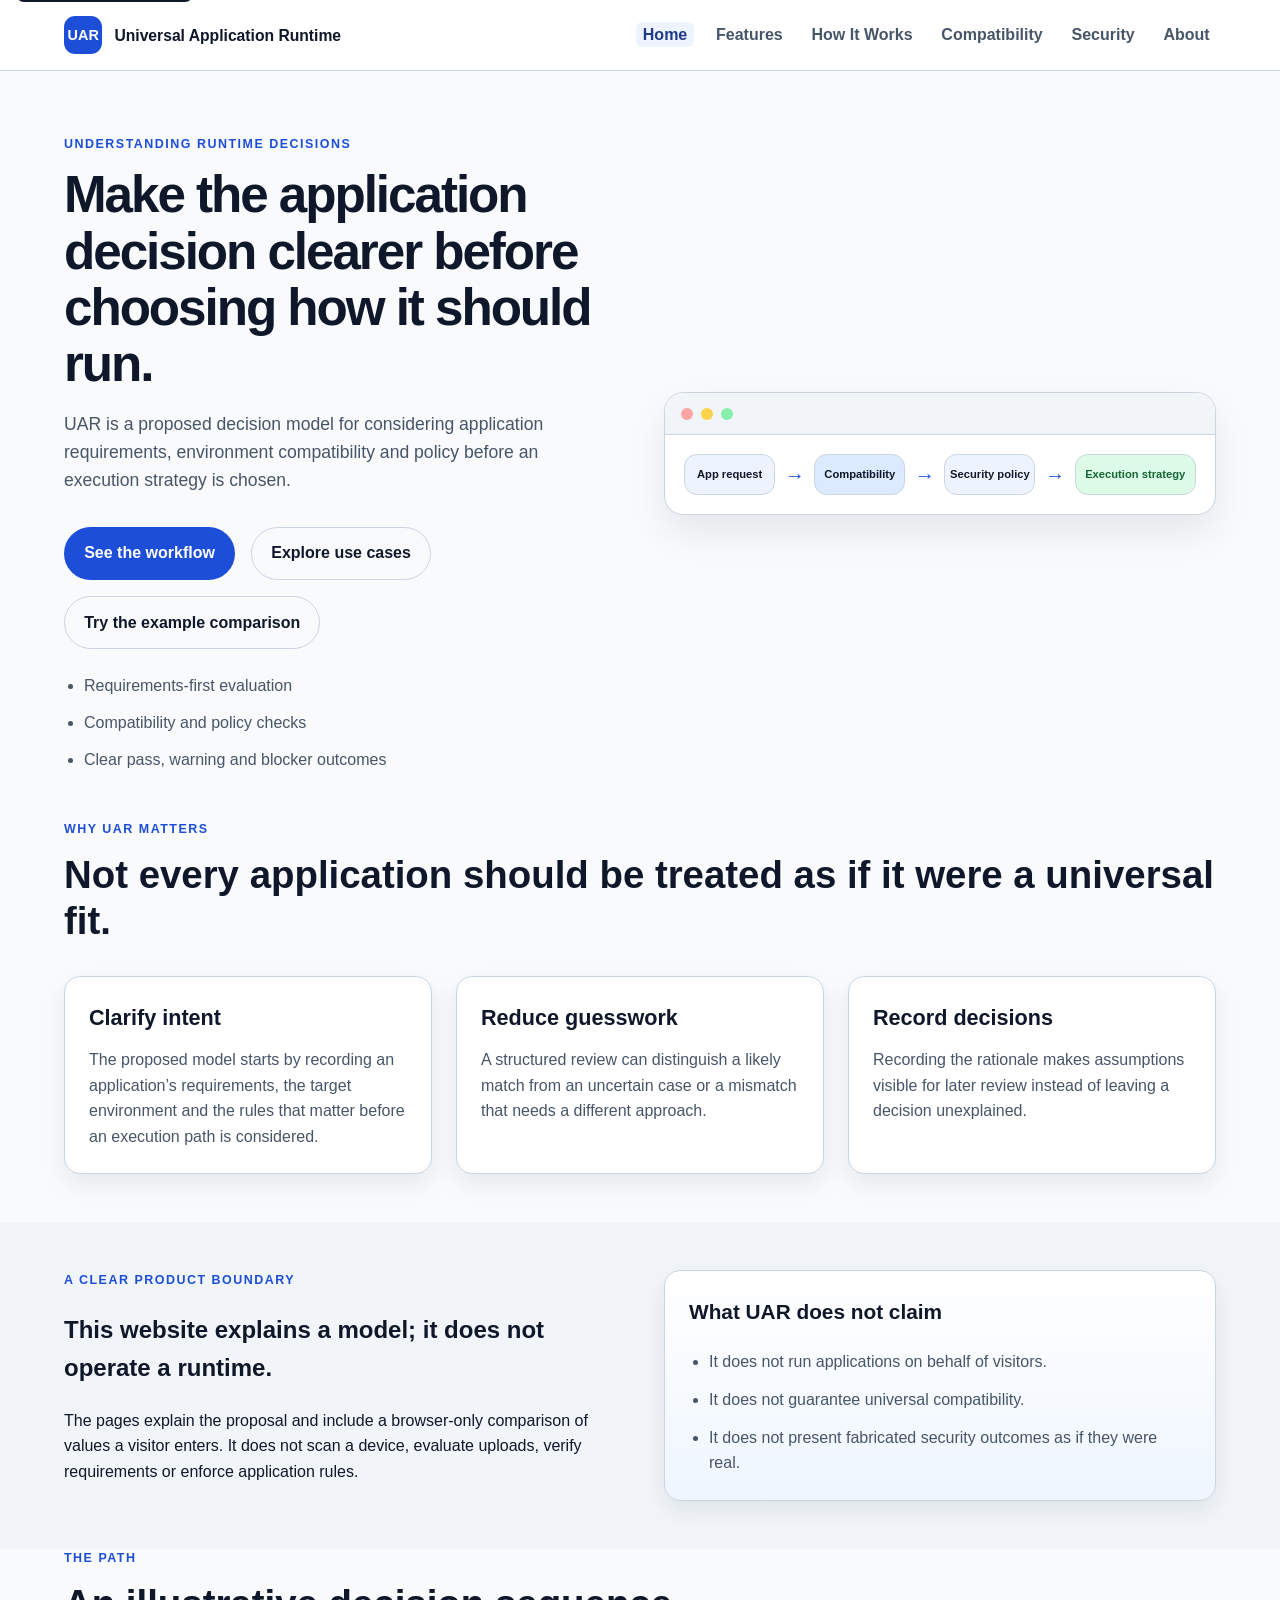
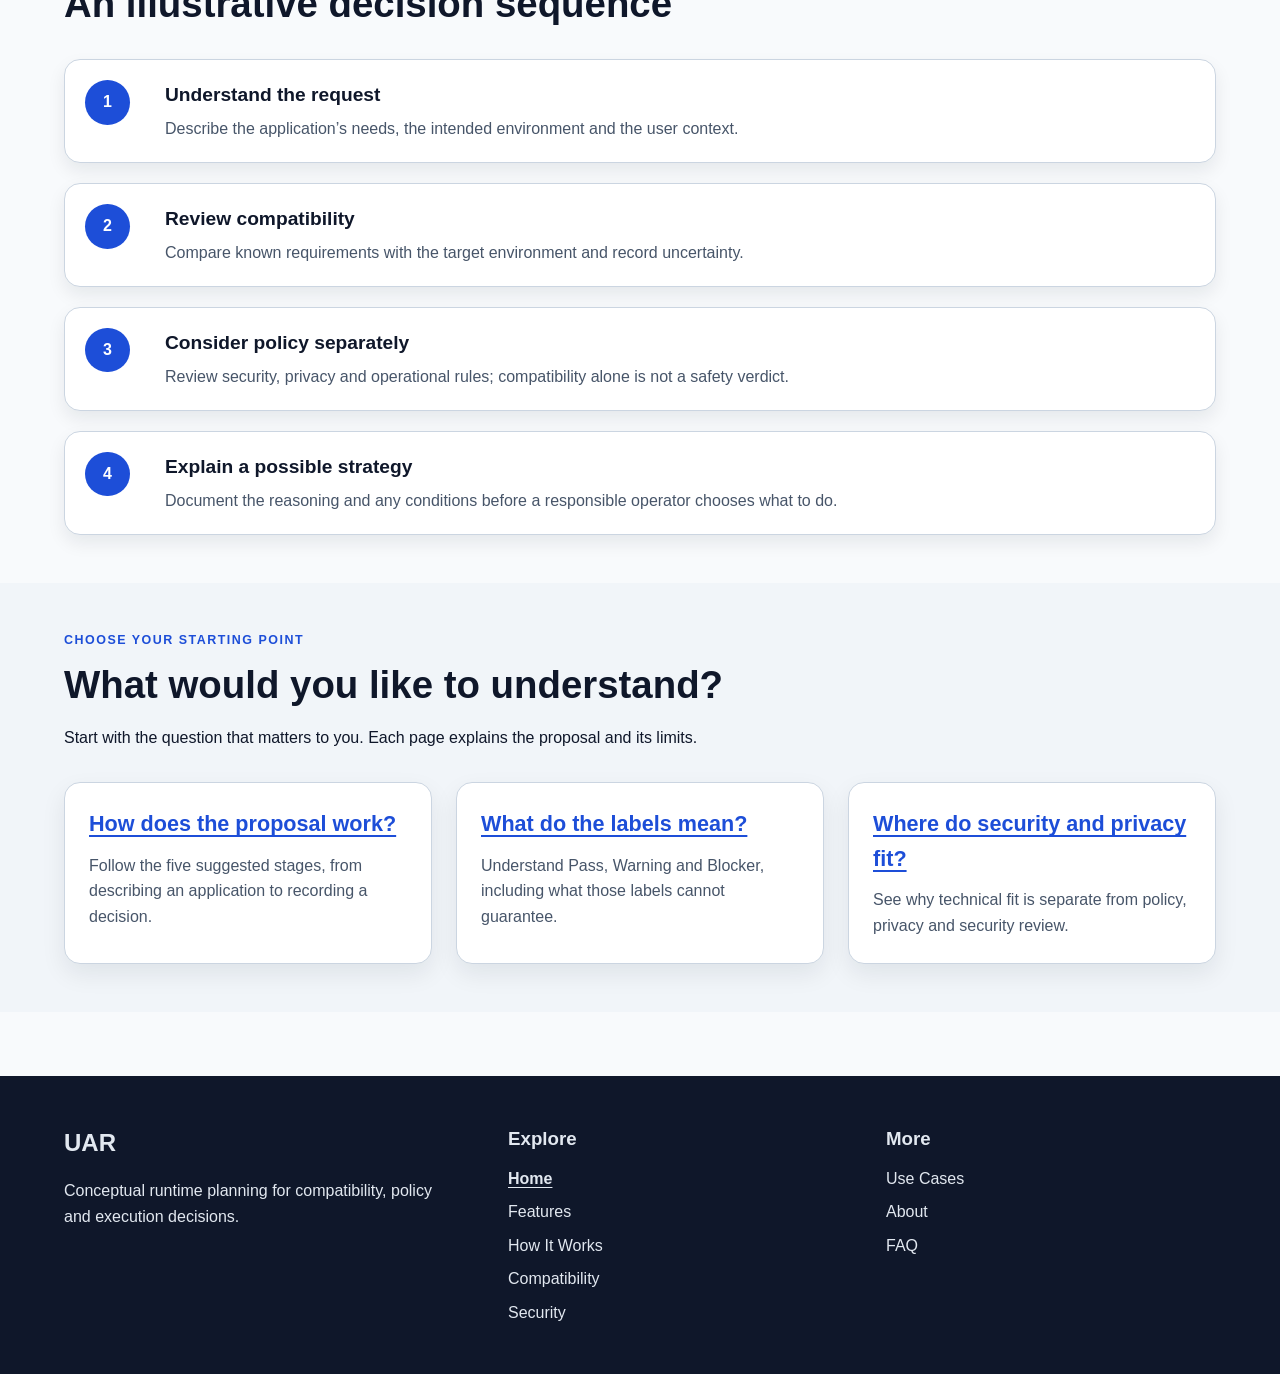
<file: index.html>
<!DOCTYPE html>
<html lang="en">
  <head>
    <meta charset="UTF-8">
    <meta name="viewport" content="width=device-width, initial-scale=1.0">
    <meta name="description" content="UAR explains how an application compatibility and security review can be structured before execution decisions are made.">
    <title>UAR | Universal Application Runtime</title>
    <link rel="stylesheet" href="assets/css/style.css">
  </head>
  <body>
    <a class="skip-link" href="#main-content">Skip to main content</a>

    <header class="site-header">
      <div class="container header-inner">
        <a class="brand" href="index.html" aria-label="UAR home page">
          <span class="brand-mark">UAR</span>
          <span class="brand-text">Universal Application Runtime</span>
        </a>

        <nav aria-label="Main navigation">
          <ul class="nav-list">
            <li><a href="index.html" aria-current="page">Home</a></li>
            <li><a href="features.html">Features</a></li>
            <li><a href="how-it-works.html">How It Works</a></li>
            <li><a href="compatibility.html">Compatibility</a></li>
            <li><a href="security.html">Security</a></li>
            <li><a href="about.html">About</a></li>
          </ul>
        </nav>
      </div>
    </header>

    <main id="main-content" tabindex="-1">
      <section class="hero">
        <div class="container hero-grid">
          <div class="hero-copy">
            <p class="eyebrow">Understanding runtime decisions</p>
            <h1>Make the application decision clearer before choosing how it should run.</h1>
            <p class="lead">
              UAR is a proposed decision model for considering application requirements, environment
              compatibility and policy before an execution strategy is chosen.
            </p>
            <div class="hero-actions">
              <a class="button button-primary" href="how-it-works.html">See the workflow</a>
              <a class="button button-secondary" href="use-cases.html">Explore use cases</a>
              <a class="button button-secondary" href="features.html#comparison-title">Try the example comparison</a>
            </div>
            <ul class="mini-points" aria-label="Key UAR features">
              <li>Requirements-first evaluation</li>
              <li>Compatibility and policy checks</li>
              <li>Clear pass, warning and blocker outcomes</li>
            </ul>
          </div>

          <figure class="hero-visual" aria-labelledby="process-caption">
            <div class="diagram-window">
              <div class="diagram-header">
                <span></span>
                <span></span>
                <span></span>
              </div>
              <div class="diagram-body">
                <div class="diagram-block">App request</div>
                <div class="diagram-arrow">→</div>
                <div class="diagram-block accent">Compatibility</div>
                <div class="diagram-arrow">→</div>
                <div class="diagram-block">Security policy</div>
                <div class="diagram-arrow">→</div>
                <div class="diagram-block success">Execution strategy</div>
              </div>
            </div>
            <figcaption id="process-caption" class="visually-hidden">
              Illustration only: an application request is reviewed for compatibility and security
              policy before an execution strategy is considered.
            </figcaption>
          </figure>
        </div>
      </section>

      <section class="section">
        <div class="container">
          <div class="section-heading">
            <p class="eyebrow">Why UAR matters</p>
            <h2>Not every application should be treated as if it were a universal fit.</h2>
          </div>

          <div class="card-grid three-up">
            <article class="info-card">
              <h3>Clarify intent</h3>
              <p>
                The proposed model starts by recording an application’s requirements, the target environment and the rules that matter before an execution path is considered.
              </p>
            </article>
            <article class="info-card">
              <h3>Reduce guesswork</h3>
              <p>
                A structured review can distinguish a likely match from an uncertain case or a mismatch that needs a different approach.
              </p>
            </article>
            <article class="info-card">
              <h3>Record decisions</h3>
              <p>
                Recording the rationale makes assumptions visible for later review instead of leaving a decision unexplained.
              </p>
            </article>
          </div>
        </div>
      </section>

      <section class="section section-muted">
        <div class="container two-column">
          <div>
            <p class="eyebrow">A clear product boundary</p>
            <h2>This website explains a model; it does not operate a runtime.</h2>
            <p>
              The pages explain the proposal and include a browser-only comparison of values a visitor enters. It does not scan a device, evaluate uploads, verify requirements or enforce application rules.
            </p>
          </div>
          <div class="note-panel">
            <h3>What UAR does not claim</h3>
            <ul class="check-list">
              <li>It does not run applications on behalf of visitors.</li>
              <li>It does not guarantee universal compatibility.</li>
              <li>It does not present fabricated security outcomes as if they were real.</li>
            </ul>
          </div>
        </div>
      </section>

      <section class="section">
        <div class="container">
          <div class="section-heading">
            <p class="eyebrow">The path</p>
            <h2>An illustrative decision sequence</h2>
          </div>

          <ol class="timeline">
            <li class="timeline-step">
              <span class="step-number" aria-hidden="true">1</span>
              <div>
                <h3>Understand the request</h3>
                <p>Describe the application’s needs, the intended environment and the user context.</p>
              </div>
            </li>
            <li class="timeline-step">
              <span class="step-number" aria-hidden="true">2</span>
              <div>
                <h3>Review compatibility</h3>
                <p>Compare known requirements with the target environment and record uncertainty.</p>
              </div>
            </li>
            <li class="timeline-step">
              <span class="step-number" aria-hidden="true">3</span>
              <div>
                <h3>Consider policy separately</h3>
                <p>Review security, privacy and operational rules; compatibility alone is not a safety verdict.</p>
              </div>
            </li>
            <li class="timeline-step">
              <span class="step-number" aria-hidden="true">4</span>
              <div>
                <h3>Explain a possible strategy</h3>
                <p>Document the reasoning and any conditions before a responsible operator chooses what to do.</p>
              </div>
            </li>
          </ol>
        </div>
      </section>

      <section class="section section-muted" aria-labelledby="starting-point-title">
        <div class="container">
          <div class="section-heading narrow">
            <p class="eyebrow">Choose your starting point</p>
            <h2 id="starting-point-title">What would you like to understand?</h2>
            <p>Start with the question that matters to you. Each page explains the proposal and its limits.</p>
          </div>
          <div class="card-grid three-up">
            <article class="info-card starting-point">
              <h3><a href="how-it-works.html">How does the proposal work?</a></h3>
              <p>Follow the five suggested stages, from describing an application to recording a decision.</p>
            </article>
            <article class="info-card starting-point">
              <h3><a href="compatibility.html">What do the labels mean?</a></h3>
              <p>Understand Pass, Warning and Blocker, including what those labels cannot guarantee.</p>
            </article>
            <article class="info-card starting-point">
              <h3><a href="security.html">Where do security and privacy fit?</a></h3>
              <p>See why technical fit is separate from policy, privacy and security review.</p>
            </article>
          </div>
        </div>
      </section>
    </main>

    <footer class="site-footer">
      <div class="container footer-grid">
        <div>
          <p class="footer-brand">UAR</p>
          <p>Conceptual runtime planning for compatibility, policy and execution decisions.</p>
        </div>
        <div>
          <h3>Explore</h3>
          <ul>
            <li><a href="index.html" aria-current="page">Home</a></li>
            <li><a href="features.html">Features</a></li>
            <li><a href="how-it-works.html">How It Works</a></li>
            <li><a href="compatibility.html">Compatibility</a></li>
            <li><a href="security.html">Security</a></li>
          </ul>
        </div>
        <div>
          <h3>More</h3>
          <ul>
            <li><a href="use-cases.html">Use Cases</a></li>
            <li><a href="about.html">About</a></li>
            <li><a href="faq.html">FAQ</a></li>
          </ul>
        </div>
      </div>
    </footer>
  </body>
</html>
</file>
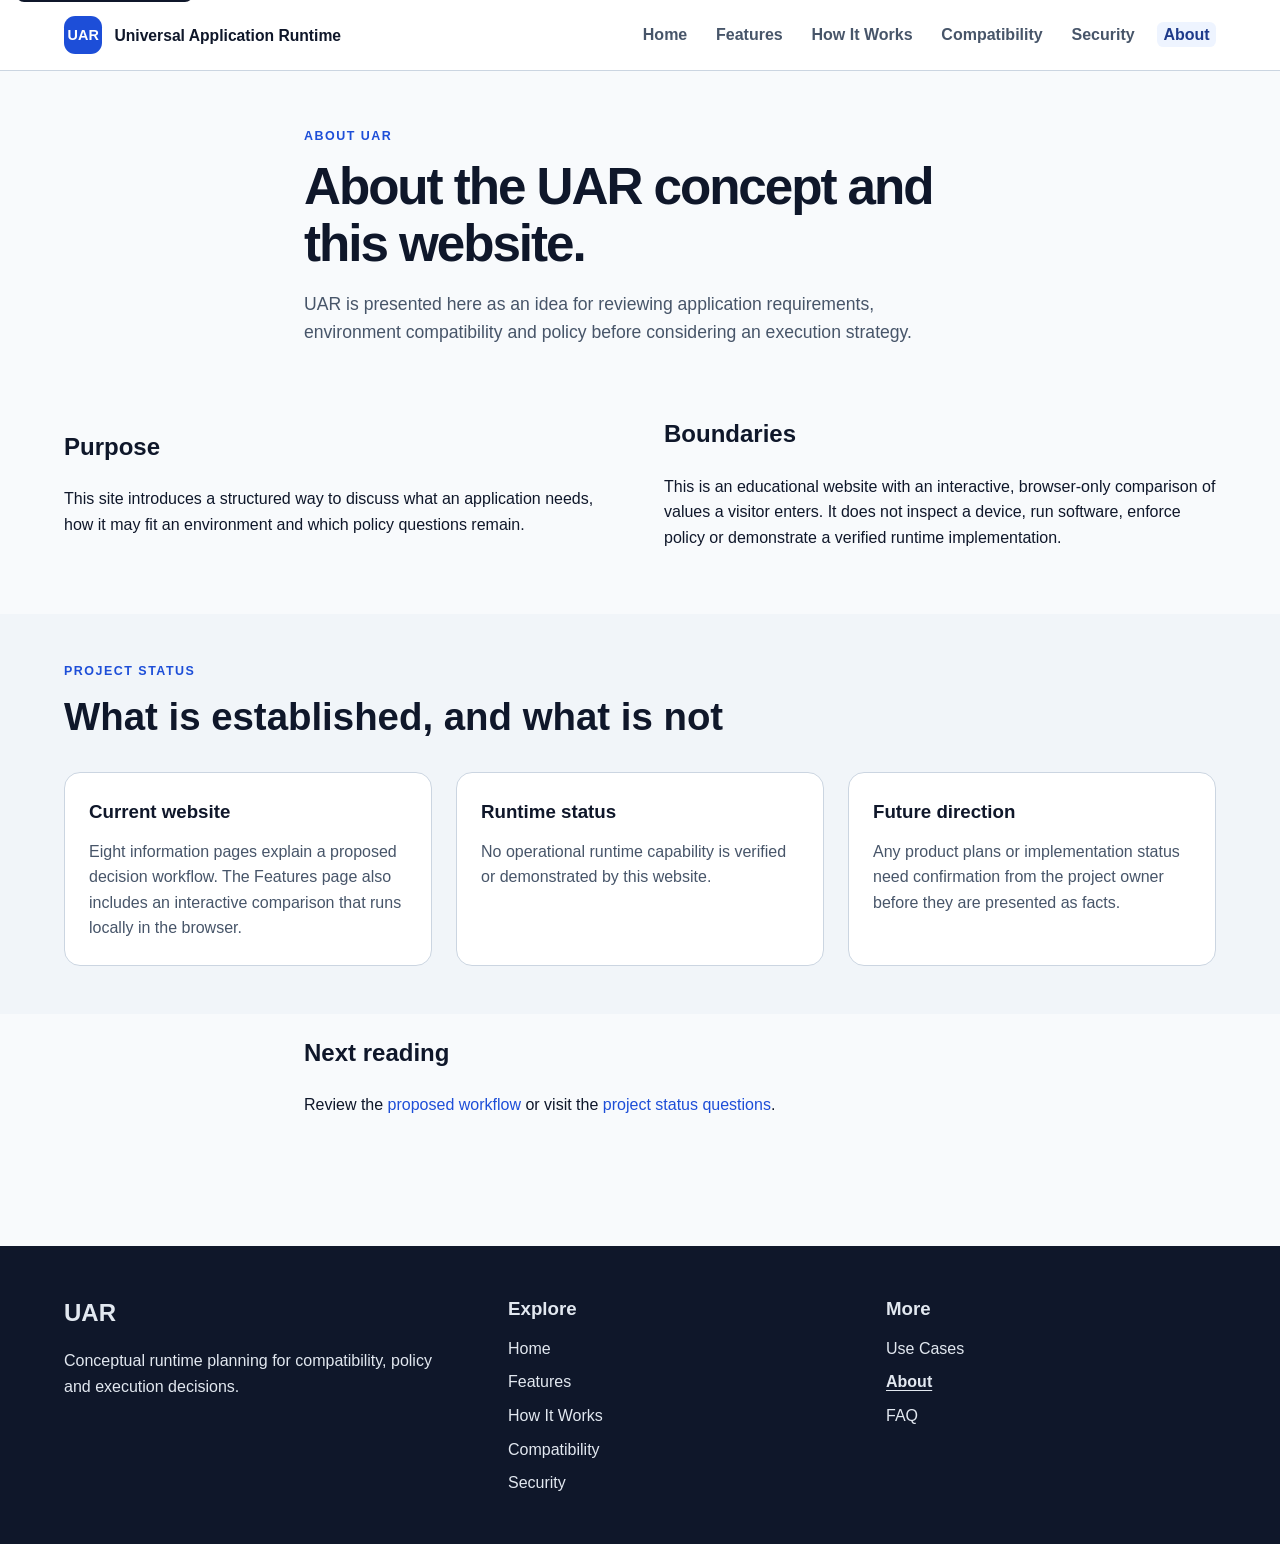
<file: about.html>
<!DOCTYPE html>
<html lang="en">
  <head>
    <meta charset="UTF-8">
    <meta name="viewport" content="width=device-width, initial-scale=1.0">
    <meta name="description" content="About UAR: a project that explains runtime decisions, compatibility and security through clear, accessible product storytelling.">
    <title>About | UAR</title>
    <link rel="stylesheet" href="assets/css/style.css">
  </head>
  <body>
    <a class="skip-link" href="#main-content">Skip to main content</a>

    <header class="site-header">
      <div class="container header-inner">
        <a class="brand" href="index.html" aria-label="UAR home page">
          <span class="brand-mark">UAR</span>
          <span class="brand-text">Universal Application Runtime</span>
        </a>

        <nav aria-label="Main navigation">
          <ul class="nav-list">
            <li><a href="index.html">Home</a></li>
            <li><a href="features.html">Features</a></li>
            <li><a href="how-it-works.html">How It Works</a></li>
            <li><a href="compatibility.html">Compatibility</a></li>
            <li><a href="security.html">Security</a></li>
            <li><a href="about.html" aria-current="page">About</a></li>
          </ul>
        </nav>
      </div>
    </header>

    <main id="main-content" class="page-shell" tabindex="-1">
      <section class="page-hero">
        <div class="container narrow">
          <p class="eyebrow">About UAR</p>
          <h1>About the UAR concept and this website.</h1>
          <p class="lead">UAR is presented here as an idea for reviewing application requirements, environment compatibility and policy before considering an execution strategy.</p>
        </div>
      </section>

      <section class="section">
        <div class="container two-column">
          <div>
            <h2>Purpose</h2>
            <p>
              This site introduces a structured way to discuss what an application needs, how it may fit an environment and which policy questions remain.
            </p>
          </div>
          <div>
            <h2>Boundaries</h2>
            <p>
              This is an educational website with an interactive, browser-only comparison of values a visitor enters. It does not inspect a device, run software, enforce policy or demonstrate a verified runtime implementation.
            </p>
          </div>
        </div>
      </section>

      <section class="section section-muted">
        <div class="container">
          <div class="section-heading narrow">
            <p class="eyebrow">Project status</p>
            <h2>What is established, and what is not</h2>
          </div>
          <div class="comparison-list">
            <div>
              <h3>Current website</h3>
              <p>Eight information pages explain a proposed decision workflow. The Features page also includes an interactive comparison that runs locally in the browser.</p>
            </div>
            <div>
              <h3>Runtime status</h3>
              <p>No operational runtime capability is verified or demonstrated by this website.</p>
            </div>
            <div>
              <h3>Future direction</h3>
              <p>Any product plans or implementation status need confirmation from the project owner before they are presented as facts.</p>
            </div>
          </div>
        </div>
      </section>

      <section class="section">
        <div class="container narrow">
          <h2>Next reading</h2>
          <p>Review the <a href="how-it-works.html">proposed workflow</a> or visit the <a href="faq.html#project-status">project status questions</a>.</p>
        </div>
      </section>
    </main>

    <footer class="site-footer">
      <div class="container footer-grid">
        <div>
          <p class="footer-brand">UAR</p>
          <p>Conceptual runtime planning for compatibility, policy and execution decisions.</p>
        </div>
        <div>
          <h3>Explore</h3>
          <ul>
            <li><a href="index.html">Home</a></li>
            <li><a href="features.html">Features</a></li>
            <li><a href="how-it-works.html">How It Works</a></li>
            <li><a href="compatibility.html">Compatibility</a></li>
            <li><a href="security.html">Security</a></li>
          </ul>
        </div>
        <div>
          <h3>More</h3>
          <ul>
            <li><a href="use-cases.html">Use Cases</a></li>
            <li><a href="about.html" aria-current="page">About</a></li>
            <li><a href="faq.html">FAQ</a></li>
          </ul>
        </div>
      </div>
    </footer>
  </body>
</html>
</file>
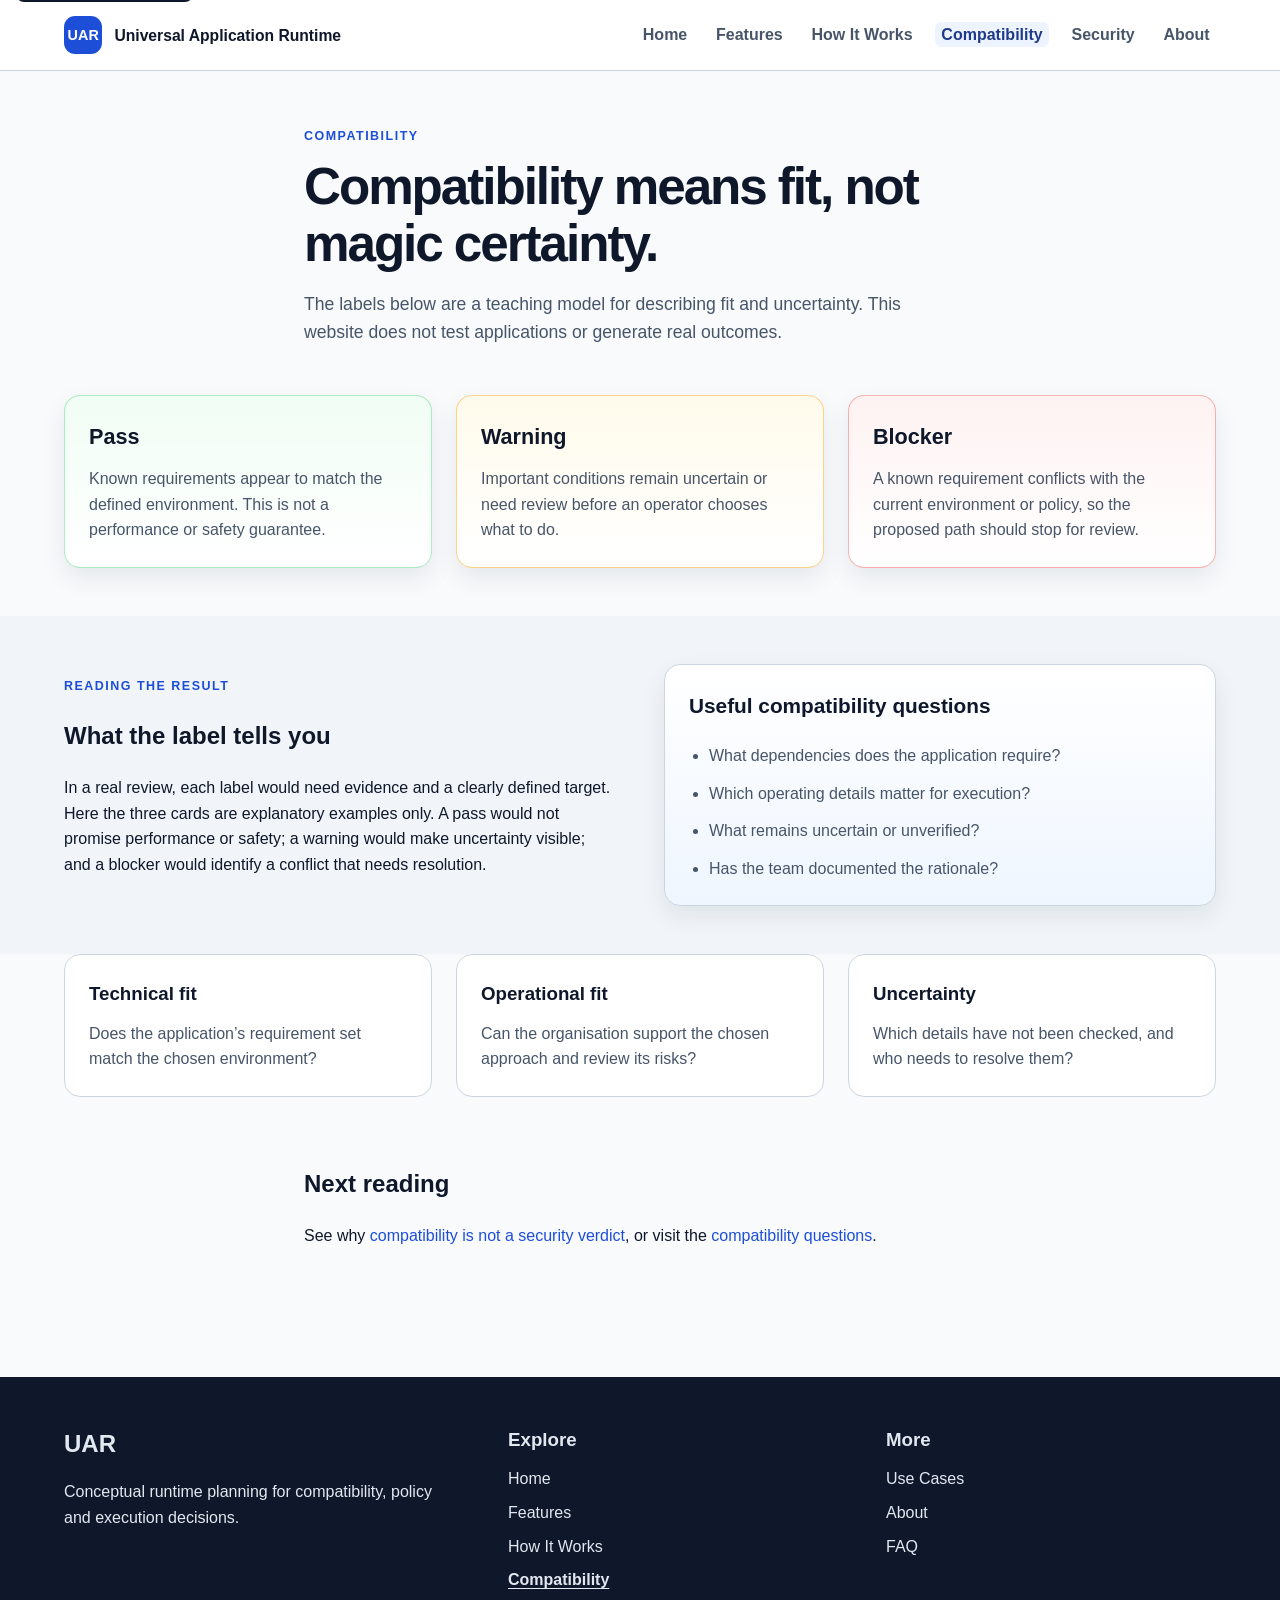
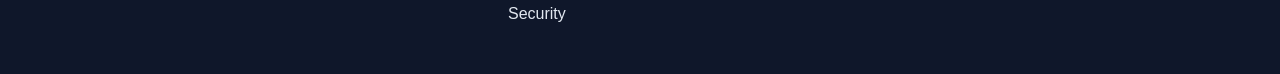
<file: compatibility.html>
<!DOCTYPE html>
<html lang="en">
  <head>
    <meta charset="UTF-8">
    <meta name="viewport" content="width=device-width, initial-scale=1.0">
    <meta name="description" content="Compatibility outcomes show when a system is aligned, needs review, or is blocked by policy or environment mismatch.">
    <title>Compatibility | UAR</title>
    <link rel="stylesheet" href="assets/css/style.css">
  </head>
  <body>
    <a class="skip-link" href="#main-content">Skip to main content</a>

    <header class="site-header">
      <div class="container header-inner">
        <a class="brand" href="index.html" aria-label="UAR home page">
          <span class="brand-mark">UAR</span>
          <span class="brand-text">Universal Application Runtime</span>
        </a>

        <nav aria-label="Main navigation">
          <ul class="nav-list">
            <li><a href="index.html">Home</a></li>
            <li><a href="features.html">Features</a></li>
            <li><a href="how-it-works.html">How It Works</a></li>
            <li><a href="compatibility.html" aria-current="page">Compatibility</a></li>
            <li><a href="security.html">Security</a></li>
            <li><a href="about.html">About</a></li>
          </ul>
        </nav>
      </div>
    </header>

    <main id="main-content" class="page-shell" tabindex="-1">
      <section class="page-hero">
        <div class="container narrow">
          <p class="eyebrow">Compatibility</p>
          <h1>Compatibility means fit, not magic certainty.</h1>
          <p class="lead">The labels below are a teaching model for describing fit and uncertainty. This website does not test applications or generate real outcomes.</p>
        </div>
      </section>

      <div class="section">
        <div class="container">
          <div class="card-grid three-up">
            <article class="status-card pass">
              <h2>Pass</h2>
              <p>Known requirements appear to match the defined environment. This is not a performance or safety guarantee.</p>
            </article>
            <article class="status-card warning">
              <h2>Warning</h2>
              <p>Important conditions remain uncertain or need review before an operator chooses what to do.</p>
            </article>
            <article class="status-card blocker">
              <h2>Blocker</h2>
              <p>A known requirement conflicts with the current environment or policy, so the proposed path should stop for review.</p>
            </article>
          </div>
        </div>
      </div>

      <section class="section section-muted">
        <div class="container two-column">
          <div>
            <p class="eyebrow">Reading the result</p>
            <h2>What the label tells you</h2>
            <p>
              In a real review, each label would need evidence and a clearly defined target. Here the three cards are explanatory examples only. A pass would not promise performance or safety; a warning would make uncertainty visible; and a blocker would identify a conflict that needs resolution.
            </p>
          </div>
          <div class="note-panel">
            <h3>Useful compatibility questions</h3>
            <ul class="check-list">
              <li>What dependencies does the application require?</li>
              <li>Which operating details matter for execution?</li>
              <li>What remains uncertain or unverified?</li>
              <li>Has the team documented the rationale?</li>
            </ul>
          </div>
        </div>
      </section>

      <section class="section">
        <div class="container">
          <div class="comparison-list">
            <div>
              <h3>Technical fit</h3>
              <p>Does the application’s requirement set match the chosen environment?</p>
            </div>
            <div>
              <h3>Operational fit</h3>
              <p>Can the organisation support the chosen approach and review its risks?</p>
            </div>
            <div>
              <h3>Uncertainty</h3>
              <p>Which details have not been checked, and who needs to resolve them?</p>
            </div>
          </div>
        </div>
      </section>

      <section class="section">
        <div class="container narrow">
          <h2>Next reading</h2>
          <p>See why <a href="security.html">compatibility is not a security verdict</a>, or visit the <a href="faq.html#compatibility">compatibility questions</a>.</p>
        </div>
      </section>
    </main>

    <footer class="site-footer">
      <div class="container footer-grid">
        <div>
          <p class="footer-brand">UAR</p>
          <p>Conceptual runtime planning for compatibility, policy and execution decisions.</p>
        </div>
        <div>
          <h3>Explore</h3>
          <ul>
            <li><a href="index.html">Home</a></li>
            <li><a href="features.html">Features</a></li>
            <li><a href="how-it-works.html">How It Works</a></li>
            <li><a href="compatibility.html" aria-current="page">Compatibility</a></li>
            <li><a href="security.html">Security</a></li>
          </ul>
        </div>
        <div>
          <h3>More</h3>
          <ul>
            <li><a href="use-cases.html">Use Cases</a></li>
            <li><a href="about.html">About</a></li>
            <li><a href="faq.html">FAQ</a></li>
          </ul>
        </div>
      </div>
    </footer>
  </body>
</html>
</file>
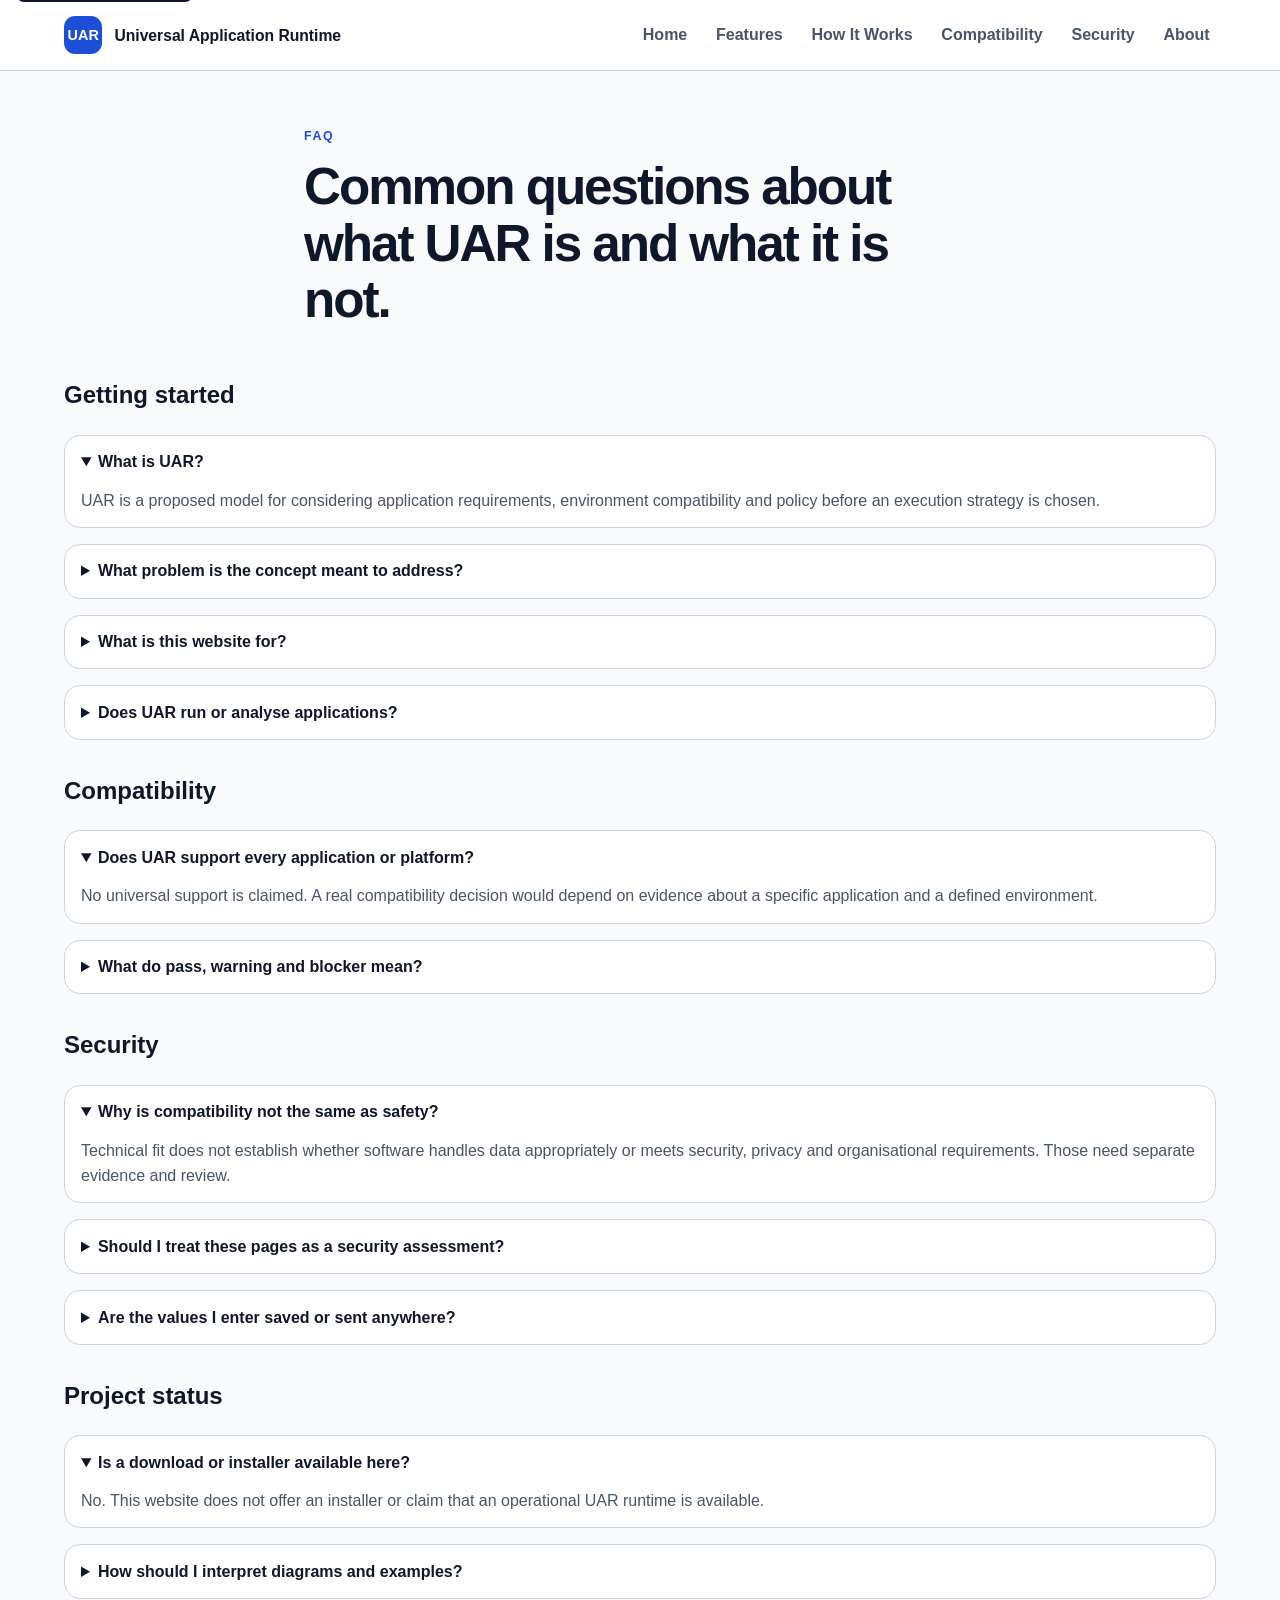
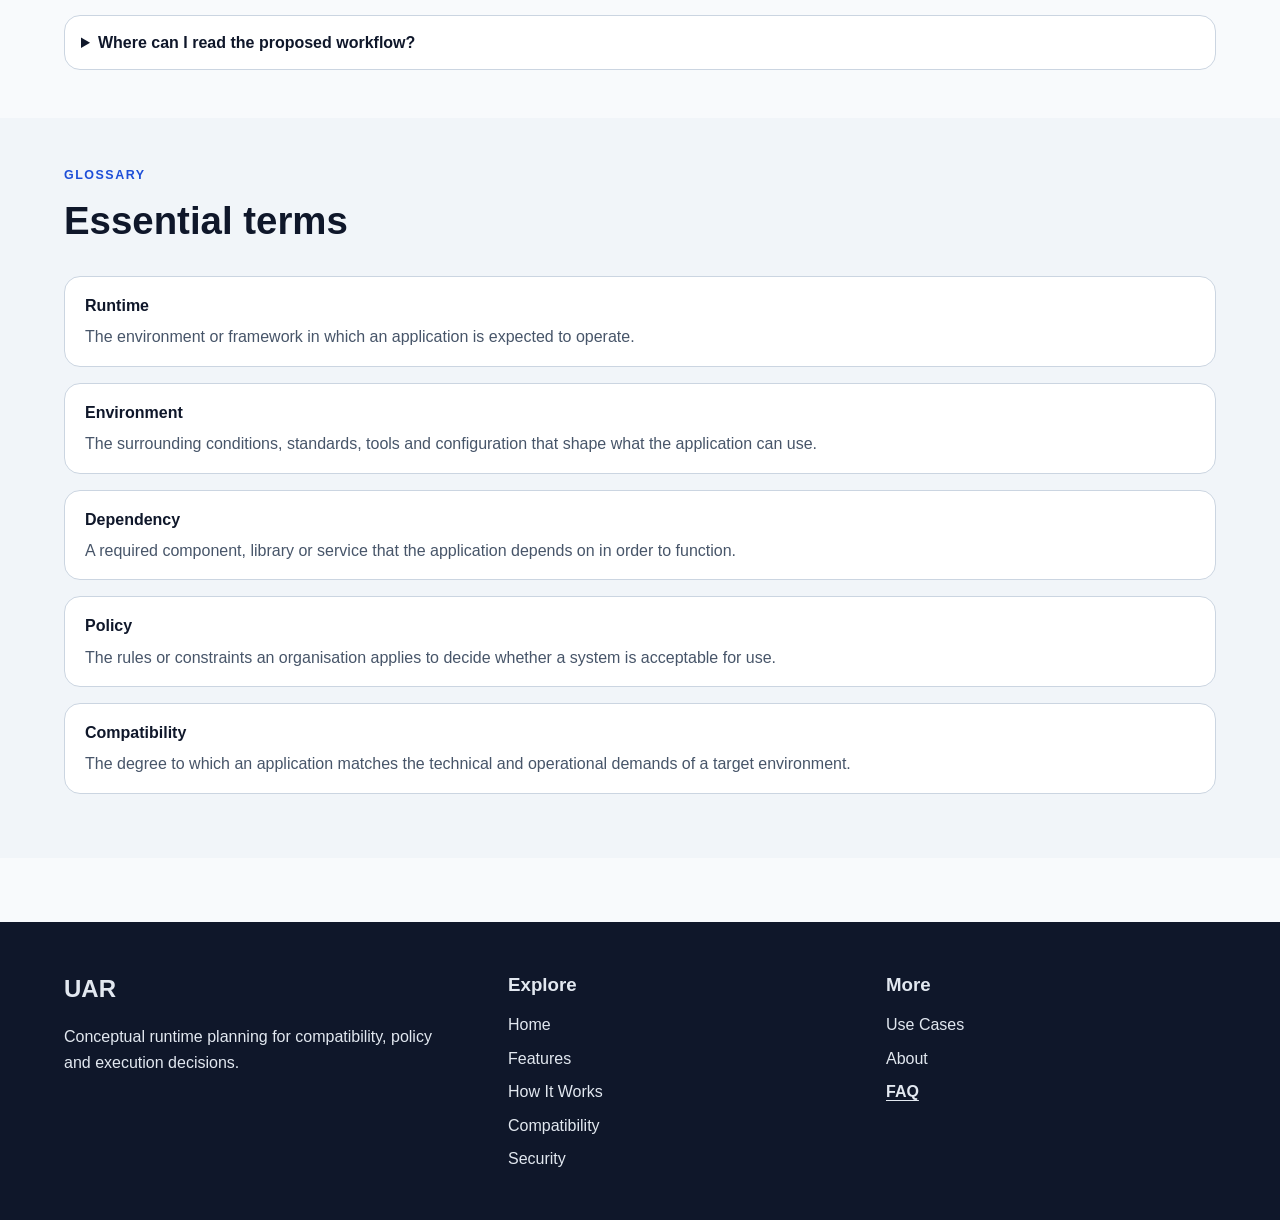
<file: faq.html>
<!DOCTYPE html>
<html lang="en">
  <head>
    <meta charset="UTF-8">
    <meta name="viewport" content="width=device-width, initial-scale=1.0">
    <meta name="description" content="Frequently asked questions about UAR, its purpose, compatibility outcomes and the difference between current scope and future plans.">
    <title>FAQ | UAR</title>
    <link rel="stylesheet" href="assets/css/style.css">
  </head>
  <body>
    <a class="skip-link" href="#main-content">Skip to main content</a>

    <header class="site-header">
      <div class="container header-inner">
        <a class="brand" href="index.html" aria-label="UAR home page">
          <span class="brand-mark">UAR</span>
          <span class="brand-text">Universal Application Runtime</span>
        </a>

        <nav aria-label="Main navigation">
          <ul class="nav-list">
            <li><a href="index.html">Home</a></li>
            <li><a href="features.html">Features</a></li>
            <li><a href="how-it-works.html">How It Works</a></li>
            <li><a href="compatibility.html">Compatibility</a></li>
            <li><a href="security.html">Security</a></li>
            <li><a href="about.html">About</a></li>
          </ul>
        </nav>
      </div>
    </header>

    <main id="main-content" class="page-shell" tabindex="-1">
      <section class="page-hero">
        <div class="container narrow">
          <p class="eyebrow">FAQ</p>
          <h1>Common questions about what UAR is and what it is not.</h1>
        </div>
      </section>

      <div class="section">
        <div class="container faq-sections">
          <section class="faq-group" id="getting-started" aria-labelledby="getting-started-title">
            <h2 id="getting-started-title">Getting started</h2>
            <div class="faq-list">
              <details open>
                <summary>What is UAR?</summary>
                <p>UAR is a proposed model for considering application requirements, environment compatibility and policy before an execution strategy is chosen.</p>
              </details>
              <details>
                <summary>What problem is the concept meant to address?</summary>
                <p>It provides a structured way to discuss whether known application needs fit a target environment, which questions remain open and who should review them.</p>
              </details>
              <details>
                <summary>What is this website for?</summary>
                <p>This website explains the UAR concept and includes a small interactive example that compares application requirements and environment values you enter. The example runs in your browser and does not inspect your device or provide runtime services.</p>
              </details>
              <details>
                <summary>Does UAR run or analyse applications?</summary>
                <p>No application can be run, uploaded or analysed here. The Features example compares only the values you enter; it does not inspect software, devices or files, and it does not make a real-world compatibility or safety decision.</p>
              </details>
            </div>
          </section>

          <section class="faq-group" id="compatibility" aria-labelledby="compatibility-title">
            <h2 id="compatibility-title">Compatibility</h2>
            <div class="faq-list">
              <details open>
                <summary>Does UAR support every application or platform?</summary>
                <p>No universal support is claimed. A real compatibility decision would depend on evidence about a specific application and a defined environment.</p>
              </details>
              <details>
                <summary>What do pass, warning and blocker mean?</summary>
                <p>They are illustrative labels: pass means the values entered agree on that item, warning highlights missing information, and blocker identifies a mismatch in the values entered. They do not prove actual compatibility or safety.</p>
              </details>
            </div>
          </section>

          <section class="faq-group" id="security" aria-labelledby="security-title">
            <h2 id="security-title">Security</h2>
            <div class="faq-list">
              <details open>
                <summary>Why is compatibility not the same as safety?</summary>
                <p>Technical fit does not establish whether software handles data appropriately or meets security, privacy and organisational requirements. Those need separate evidence and review.</p>
              </details>
              <details>
                <summary>Should I treat these pages as a security assessment?</summary>
                <p>No. The content and comparison explain review questions; they are not a security audit, certification, guarantee or analysis of a particular application.</p>
              </details>
              <details>
                <summary>Are the values I enter saved or sent anywhere?</summary>
                <p>No. The Features comparison runs in this page using your browser. It does not send the values to a server or save them.</p>
              </details>
            </div>
          </section>

          <section class="faq-group" id="project-status" aria-labelledby="project-status-title">
            <h2 id="project-status-title">Project status</h2>
            <div class="faq-list">
              <details open>
                <summary>Is a download or installer available here?</summary>
                <p>No. This website does not offer an installer or claim that an operational UAR runtime is available.</p>
              </details>
              <details>
                <summary>How should I interpret diagrams and examples?</summary>
                <p>They illustrate the proposed workflow only. They are not live system output, tested compatibility results or proof of an implemented runtime.</p>
              </details>
              <details>
                <summary>Where can I read the proposed workflow?</summary>
                <p>Visit <a href="how-it-works.html">How It Works</a> for the five conceptual review stages and their limits.</p>
              </details>
            </div>
          </section>
        </div>
      </div>

      <section class="section section-muted">
        <div class="container">
          <div class="section-heading narrow">
            <p class="eyebrow">Glossary</p>
            <h2>Essential terms</h2>
          </div>
          <dl class="glossary">
            <div>
              <dt>Runtime</dt>
              <dd>The environment or framework in which an application is expected to operate.</dd>
            </div>
            <div>
              <dt>Environment</dt>
              <dd>The surrounding conditions, standards, tools and configuration that shape what the application can use.</dd>
            </div>
            <div>
              <dt>Dependency</dt>
              <dd>A required component, library or service that the application depends on in order to function.</dd>
            </div>
            <div>
              <dt>Policy</dt>
              <dd>The rules or constraints an organisation applies to decide whether a system is acceptable for use.</dd>
            </div>
            <div>
              <dt>Compatibility</dt>
              <dd>The degree to which an application matches the technical and operational demands of a target environment.</dd>
            </div>
          </dl>
        </div>
      </section>
    </main>

    <footer class="site-footer">
      <div class="container footer-grid">
        <div>
          <p class="footer-brand">UAR</p>
          <p>Conceptual runtime planning for compatibility, policy and execution decisions.</p>
        </div>
        <div>
          <h3>Explore</h3>
          <ul>
            <li><a href="index.html">Home</a></li>
            <li><a href="features.html">Features</a></li>
            <li><a href="how-it-works.html">How It Works</a></li>
            <li><a href="compatibility.html">Compatibility</a></li>
            <li><a href="security.html">Security</a></li>
          </ul>
        </div>
        <div>
          <h3>More</h3>
          <ul>
            <li><a href="use-cases.html">Use Cases</a></li>
            <li><a href="about.html">About</a></li>
            <li><a href="faq.html" aria-current="page">FAQ</a></li>
          </ul>
        </div>
      </div>
    </footer>
  </body>
</html>
</file>
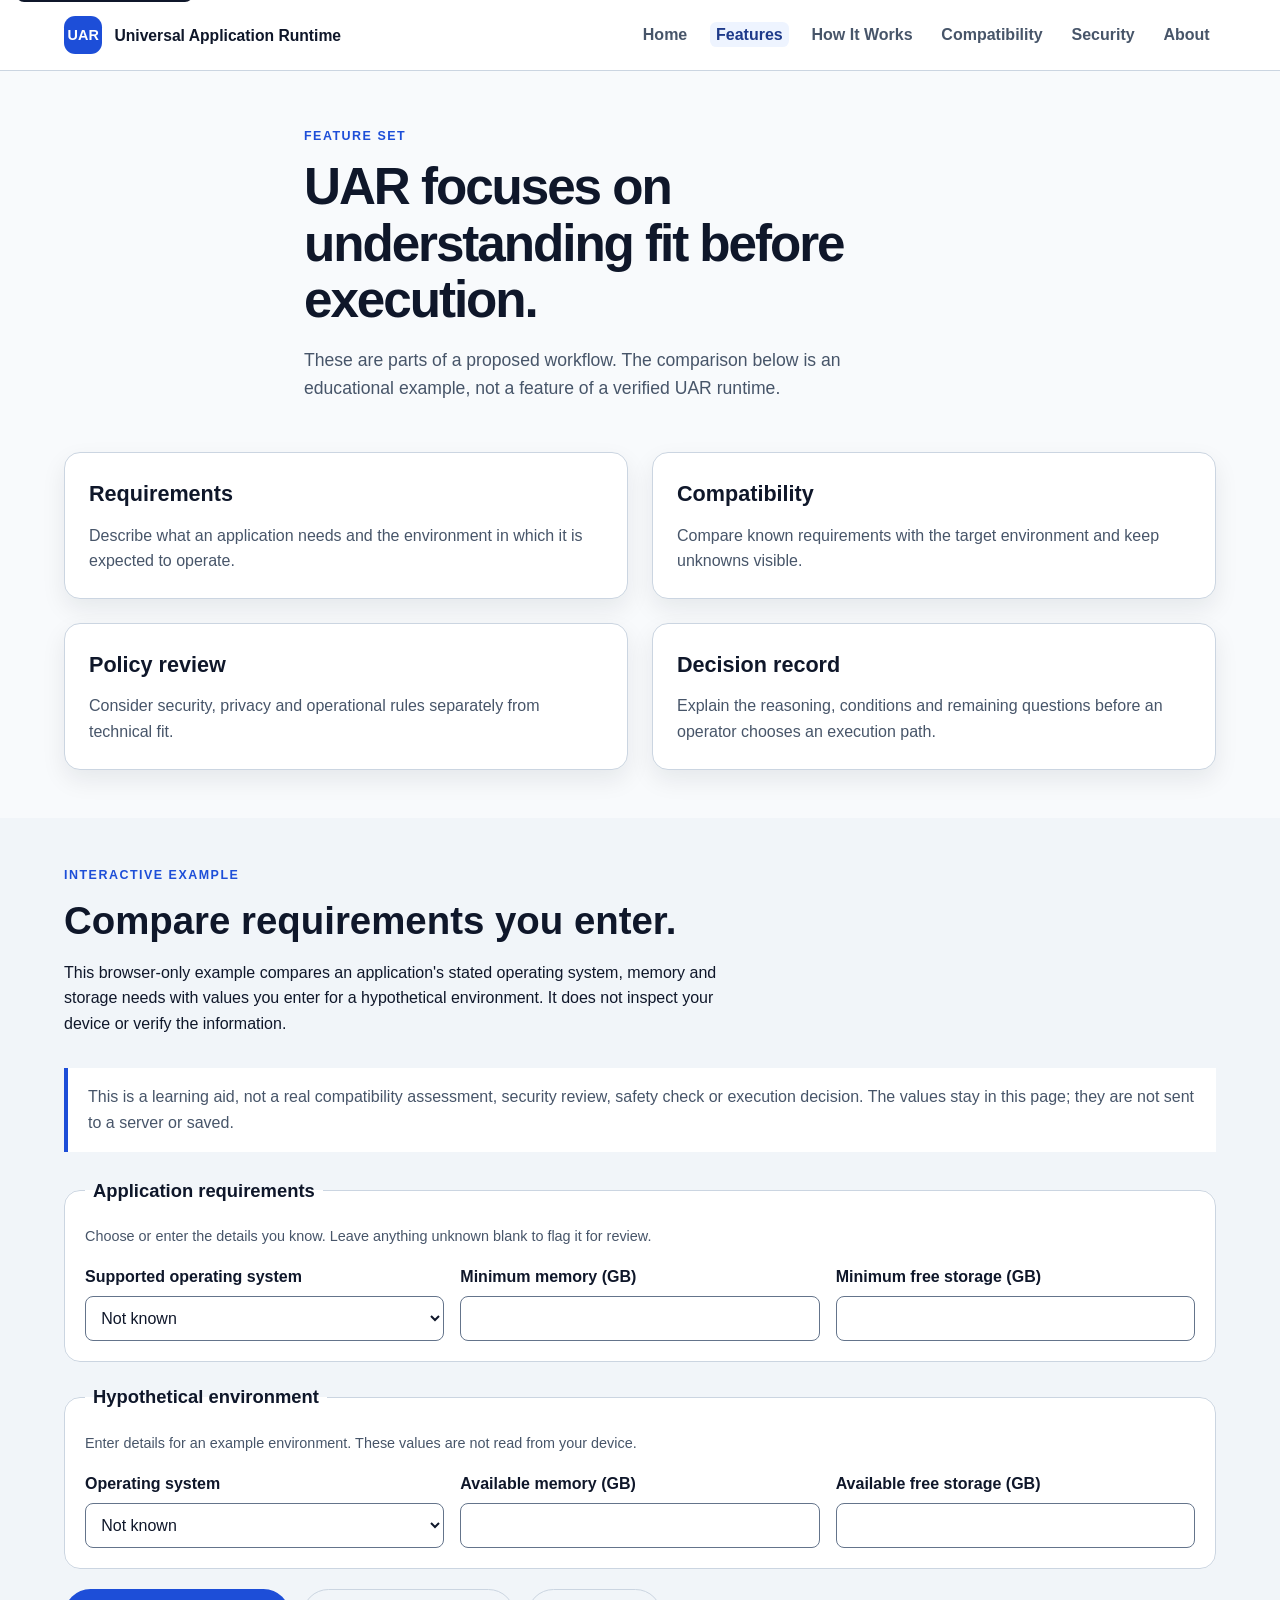
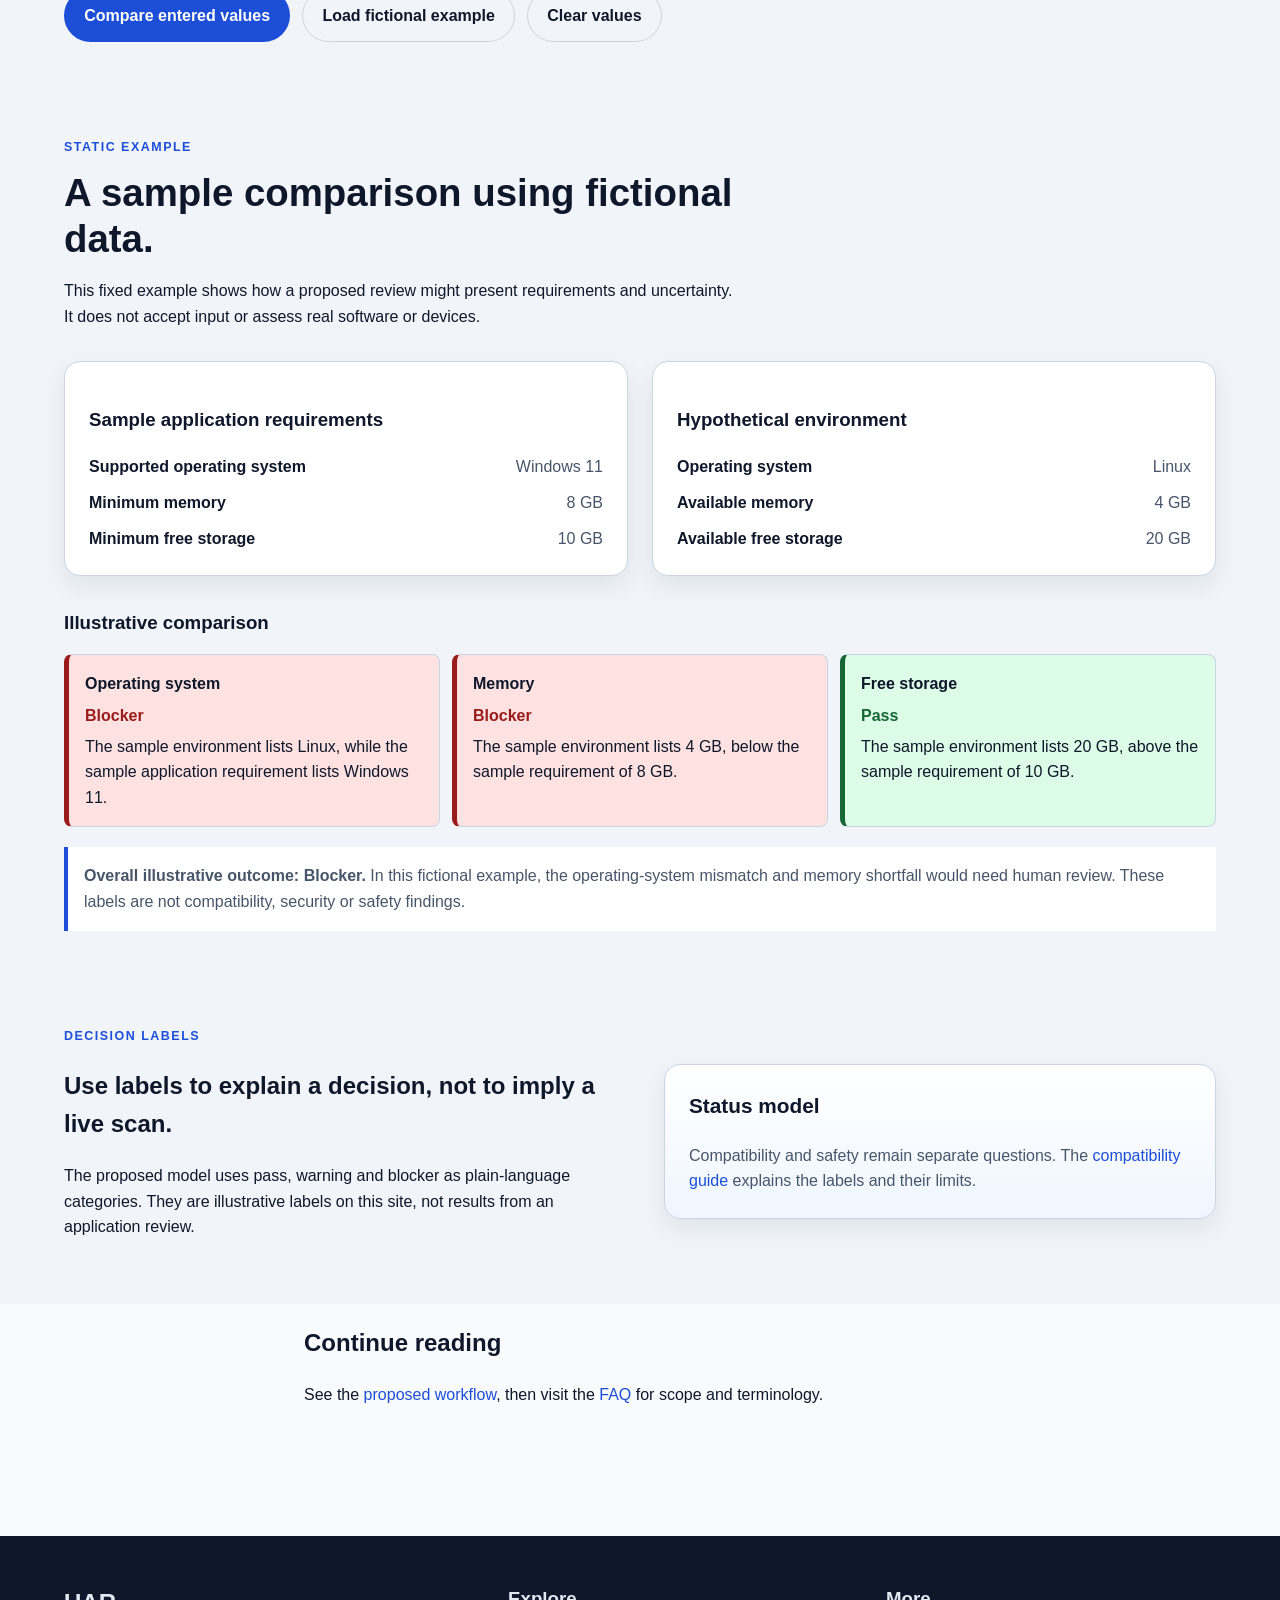
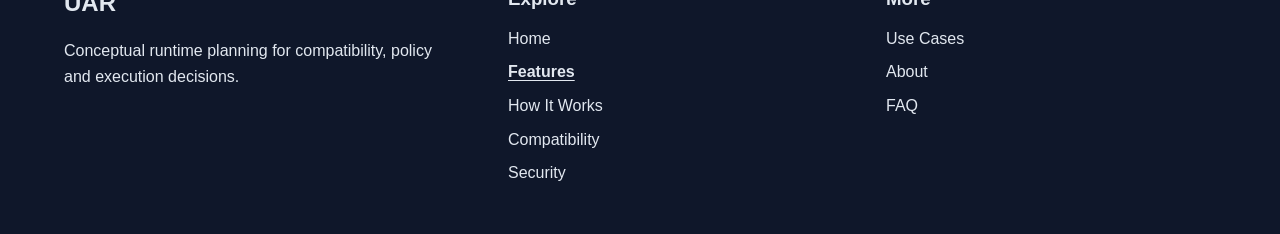
<file: features.html>
<!DOCTYPE html>
<html lang="en">
  <head>
    <meta charset="UTF-8">
    <meta name="viewport" content="width=device-width, initial-scale=1.0">
    <meta name="description" content="Explore UAR's proposed features and try a browser-only illustrative comparison of user-entered application requirements.">
    <title>Features | UAR</title>
    <link rel="stylesheet" href="assets/css/style.css">
  </head>
  <body>
    <a class="skip-link" href="#main-content">Skip to main content</a>

    <header class="site-header">
      <div class="container header-inner">
        <a class="brand" href="index.html" aria-label="UAR home page">
          <span class="brand-mark">UAR</span>
          <span class="brand-text">Universal Application Runtime</span>
        </a>

        <nav aria-label="Main navigation">
          <ul class="nav-list">
            <li><a href="index.html">Home</a></li>
            <li><a href="features.html" aria-current="page">Features</a></li>
            <li><a href="how-it-works.html">How It Works</a></li>
            <li><a href="compatibility.html">Compatibility</a></li>
            <li><a href="security.html">Security</a></li>
            <li><a href="about.html">About</a></li>
          </ul>
        </nav>
      </div>
    </header>

    <main id="main-content" class="page-shell" tabindex="-1">
      <section class="page-hero">
        <div class="container narrow">
          <p class="eyebrow">Feature set</p>
          <h1>UAR focuses on understanding fit before execution.</h1>
          <p class="lead">These are parts of a proposed workflow. The comparison below is an educational example, not a feature of a verified UAR runtime.</p>
        </div>
      </section>

      <div class="section">
        <div class="container feature-layout">
          <article class="feature-card">
            <h2>Requirements</h2>
            <p>Describe what an application needs and the environment in which it is expected to operate.</p>
          </article>
          <article class="feature-card">
            <h2>Compatibility</h2>
            <p>Compare known requirements with the target environment and keep unknowns visible.</p>
          </article>
          <article class="feature-card">
            <h2>Policy review</h2>
            <p>Consider security, privacy and operational rules separately from technical fit.</p>
          </article>
          <article class="feature-card">
            <h2>Decision record</h2>
            <p>Explain the reasoning, conditions and remaining questions before an operator chooses an execution path.</p>
          </article>
        </div>
      </div>

      <section class="section section-muted" aria-labelledby="comparison-title">
        <div class="container">
          <div class="section-heading narrow">
            <p class="eyebrow">Interactive example</p>
            <h2 id="comparison-title">Compare requirements you enter.</h2>
            <p>This browser-only example compares an application's stated operating system, memory and storage needs with values you enter for a hypothetical environment. It does not inspect your device or verify the information.</p>
          </div>

          <p class="comparison-disclaimer">
            This is a learning aid, not a real compatibility assessment, security review, safety check or execution decision. The values stay in this page; they are not sent to a server or saved.
          </p>

          <p id="comparison-unavailable" class="note-panel">
            The interactive comparison needs JavaScript enabled. You can still read the fixed fictional example below.
          </p>

          <form id="comparison-form" class="comparison-form" hidden>
            <fieldset class="comparison-group">
              <legend>Application requirements</legend>
              <p id="requirements-help" class="field-help">Choose or enter the details you know. Leave anything unknown blank to flag it for review.</p>
              <div class="comparison-fields">
                <div class="form-field">
                  <label for="required-os">Supported operating system</label>
                  <select id="required-os" name="requiredOs" aria-describedby="requirements-help">
                    <option value="">Not known</option>
                    <option value="windows">Windows</option>
                    <option value="macos">macOS</option>
                    <option value="linux">Linux</option>
                    <option value="any">No OS-specific requirement</option>
                  </select>
                </div>
                <div class="form-field">
                  <label for="required-memory">Minimum memory (GB)</label>
                  <input id="required-memory" name="requiredMemory" type="number" min="0" max="1024" step="any" inputmode="decimal" aria-describedby="requirements-help">
                </div>
                <div class="form-field">
                  <label for="required-storage">Minimum free storage (GB)</label>
                  <input id="required-storage" name="requiredStorage" type="number" min="0" max="1024" step="any" inputmode="decimal" aria-describedby="requirements-help">
                </div>
              </div>
            </fieldset>

            <fieldset class="comparison-group">
              <legend>Hypothetical environment</legend>
              <p id="environment-help" class="field-help">Enter details for an example environment. These values are not read from your device.</p>
              <div class="comparison-fields">
                <div class="form-field">
                  <label for="environment-os">Operating system</label>
                  <select id="environment-os" name="environmentOs" aria-describedby="environment-help">
                    <option value="">Not known</option>
                    <option value="windows">Windows</option>
                    <option value="macos">macOS</option>
                    <option value="linux">Linux</option>
                  </select>
                </div>
                <div class="form-field">
                  <label for="environment-memory">Available memory (GB)</label>
                  <input id="environment-memory" name="environmentMemory" type="number" min="0" max="1024" step="any" inputmode="decimal" aria-describedby="environment-help">
                </div>
                <div class="form-field">
                  <label for="environment-storage">Available free storage (GB)</label>
                  <input id="environment-storage" name="environmentStorage" type="number" min="0" max="1024" step="any" inputmode="decimal" aria-describedby="environment-help">
                </div>
              </div>
            </fieldset>

            <div class="comparison-actions">
              <button class="button button-primary" type="submit">Compare entered values</button>
              <button class="button button-secondary" id="load-example" type="button">Load fictional example</button>
              <button class="button button-secondary" type="reset">Clear values</button>
            </div>
          </form>

          <p id="comparison-announcement" class="visually-hidden" role="status" aria-live="polite"></p>
          <section id="comparison-results" class="comparison-results" aria-labelledby="results-title" hidden>
            <h3 id="results-title">Illustrative comparison result</h3>
            <p id="overall-result" class="overall-result"></p>
            <ul id="comparison-result-list" class="decision-list"></ul>
            <p class="comparison-footnote">These results describe only the values entered here. They do not confirm real-world compatibility or assess security, privacy or safety.</p>
          </section>
        </div>
      </section>

      <section class="section section-muted" aria-labelledby="example-title">
        <div class="container">
          <div class="section-heading narrow">
            <p class="eyebrow">Static example</p>
            <h2 id="example-title">A sample comparison using fictional data.</h2>
            <p>This fixed example shows how a proposed review might present requirements and uncertainty. It does not accept input or assess real software or devices.</p>
          </div>

          <div class="example-layout">
            <article class="feature-card">
              <h3>Sample application requirements</h3>
              <dl class="example-data">
                <dt>Supported operating system</dt>
                <dd>Windows 11</dd>
                <dt>Minimum memory</dt>
                <dd>8 GB</dd>
                <dt>Minimum free storage</dt>
                <dd>10 GB</dd>
              </dl>
            </article>
            <article class="feature-card">
              <h3>Hypothetical environment</h3>
              <dl class="example-data">
                <dt>Operating system</dt>
                <dd>Linux</dd>
                <dt>Available memory</dt>
                <dd>4 GB</dd>
                <dt>Available free storage</dt>
                <dd>20 GB</dd>
              </dl>
            </article>
          </div>

          <h3 class="example-subheading">Illustrative comparison</h3>
          <div class="decision-list">
            <article class="decision-card decision-blocker">
              <h4>Operating system</h4>
              <p class="decision-status">Blocker</p>
              <p>The sample environment lists Linux, while the sample application requirement lists Windows 11.</p>
            </article>
            <article class="decision-card decision-blocker">
              <h4>Memory</h4>
              <p class="decision-status">Blocker</p>
              <p>The sample environment lists 4 GB, below the sample requirement of 8 GB.</p>
            </article>
            <article class="decision-card decision-pass">
              <h4>Free storage</h4>
              <p class="decision-status">Pass</p>
              <p>The sample environment lists 20 GB, above the sample requirement of 10 GB.</p>
            </article>
          </div>

          <p class="example-outcome"><strong>Overall illustrative outcome: Blocker.</strong> In this fictional example, the operating-system mismatch and memory shortfall would need human review. These labels are not compatibility, security or safety findings.</p>
        </div>
      </section>

      <section class="section section-muted">
        <div class="container two-column">
          <div>
            <p class="eyebrow">Decision labels</p>
            <h2>Use labels to explain a decision, not to imply a live scan.</h2>
            <p>The proposed model uses pass, warning and blocker as plain-language categories. They are illustrative labels on this site, not results from an application review.</p>
          </div>
          <div class="note-panel">
            <h3>Status model</h3>
            <p>Compatibility and safety remain separate questions. The <a href="compatibility.html">compatibility guide</a> explains the labels and their limits.</p>
          </div>
        </div>
      </section>

      <section class="section">
        <div class="container narrow">
          <h2>Continue reading</h2>
          <p>See the <a href="how-it-works.html">proposed workflow</a>, then visit the <a href="faq.html">FAQ</a> for scope and terminology.</p>
        </div>
      </section>
    </main>

    <footer class="site-footer">
      <div class="container footer-grid">
        <div>
          <p class="footer-brand">UAR</p>
          <p>Conceptual runtime planning for compatibility, policy and execution decisions.</p>
        </div>
        <div>
          <h3>Explore</h3>
          <ul>
            <li><a href="index.html">Home</a></li>
            <li><a href="features.html" aria-current="page">Features</a></li>
            <li><a href="how-it-works.html">How It Works</a></li>
            <li><a href="compatibility.html">Compatibility</a></li>
            <li><a href="security.html">Security</a></li>
          </ul>
        </div>
        <div>
          <h3>More</h3>
          <ul>
            <li><a href="use-cases.html">Use Cases</a></li>
            <li><a href="about.html">About</a></li>
            <li><a href="faq.html">FAQ</a></li>
          </ul>
        </div>
      </div>
    </footer>
    <script src="assets/js/compatibility-comparison.js" defer></script>
  </body>
</html>
</file>
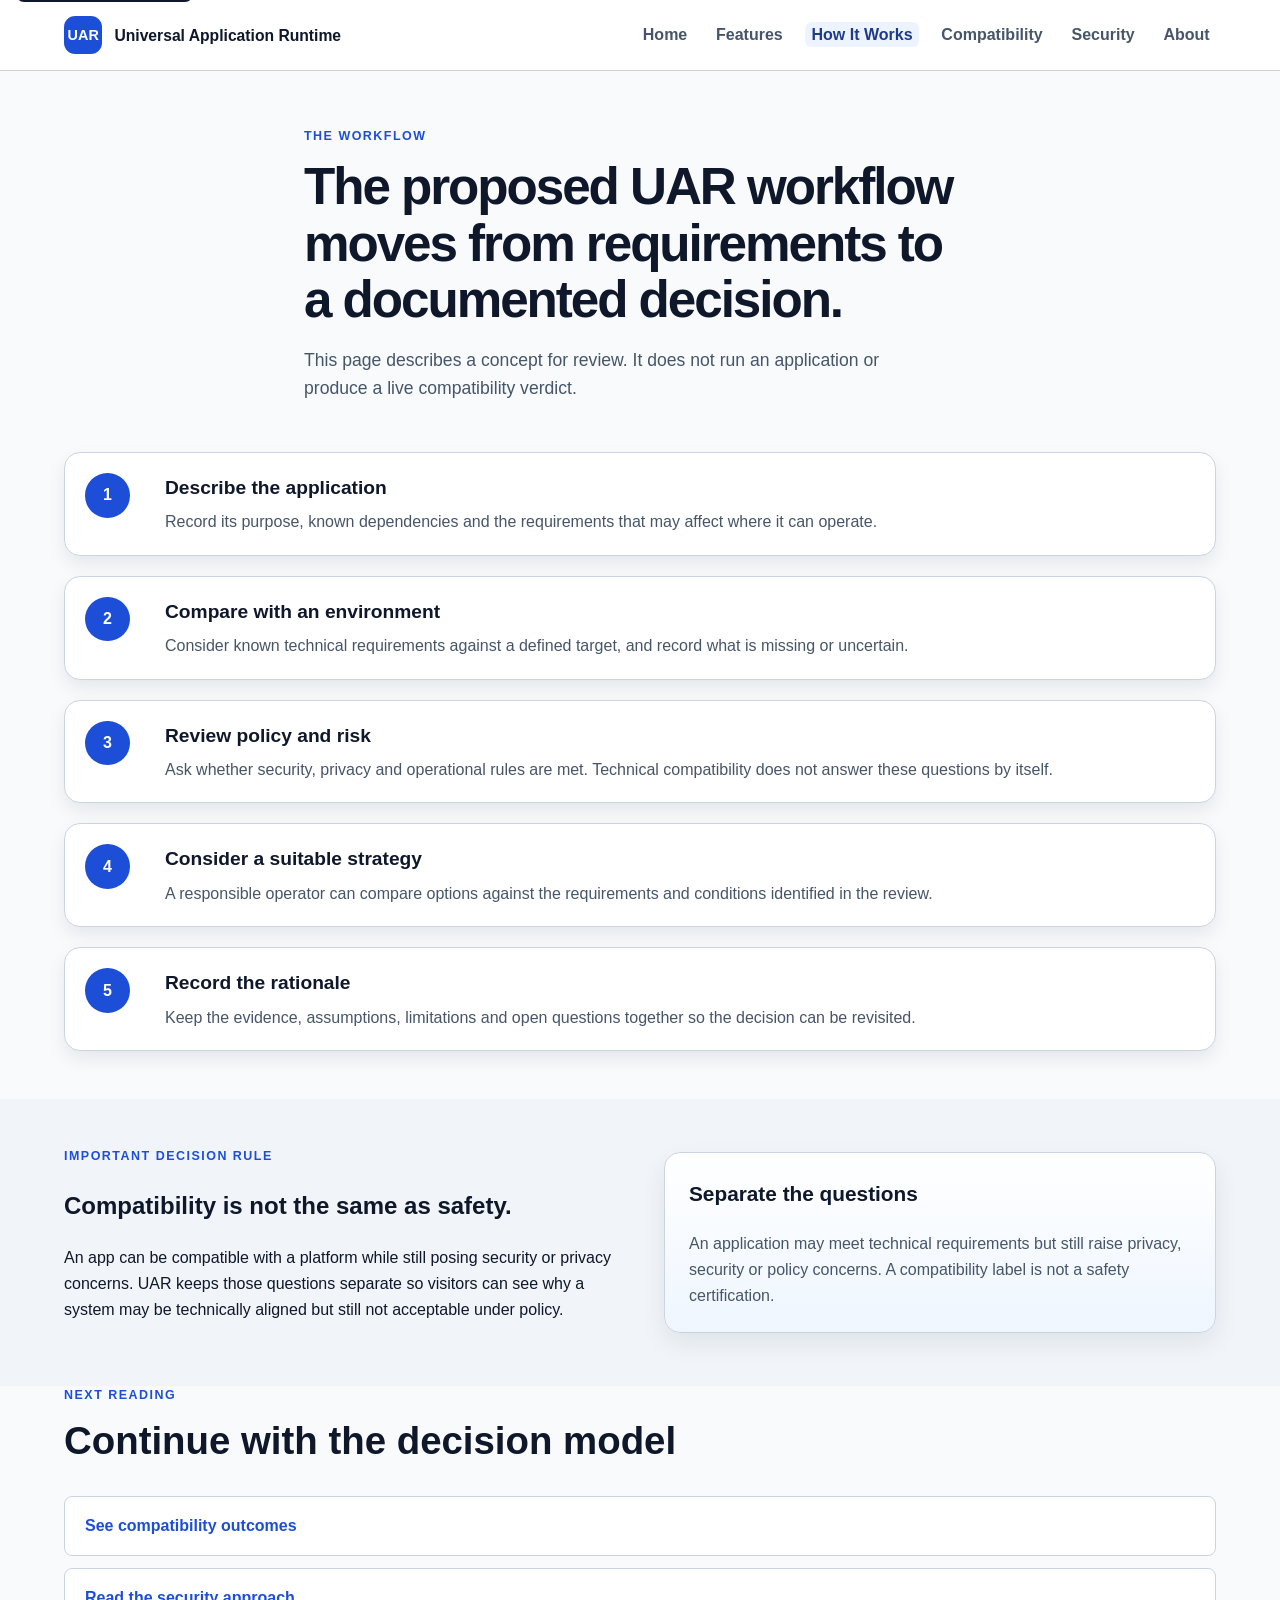
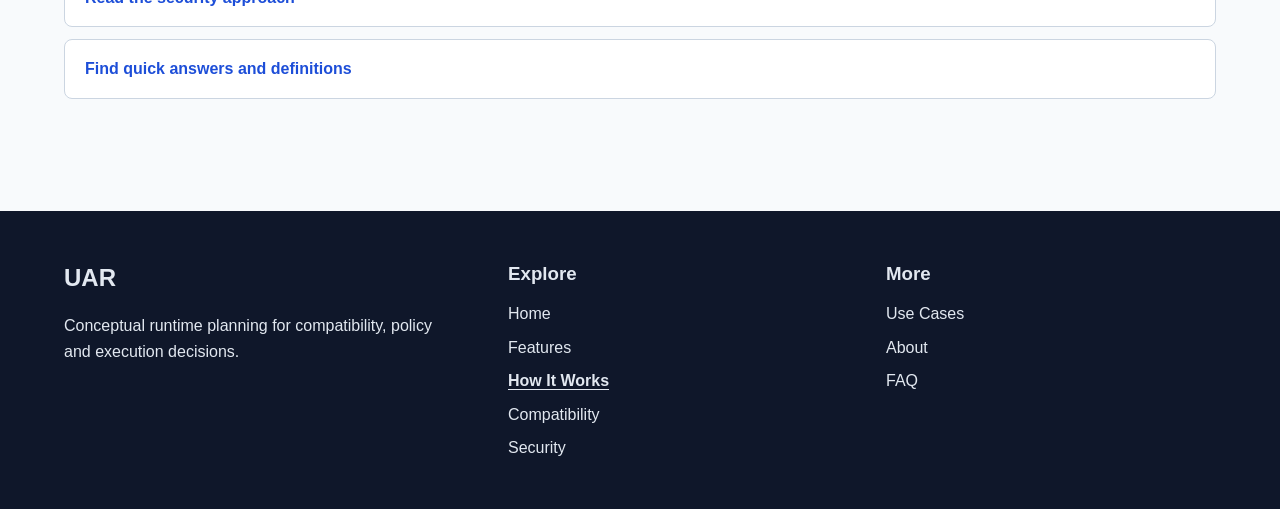
<file: how-it-works.html>
<!DOCTYPE html>
<html lang="en">
  <head>
    <meta charset="UTF-8">
    <meta name="viewport" content="width=device-width, initial-scale=1.0">
    <meta name="description" content="UAR works by collecting requirements, reviewing compatibility and applying security policy before choosing an execution strategy.">
    <title>How It Works | UAR</title>
    <link rel="stylesheet" href="assets/css/style.css">
  </head>
  <body>
    <a class="skip-link" href="#main-content">Skip to main content</a>

    <header class="site-header">
      <div class="container header-inner">
        <a class="brand" href="index.html" aria-label="UAR home page">
          <span class="brand-mark">UAR</span>
          <span class="brand-text">Universal Application Runtime</span>
        </a>

        <nav aria-label="Main navigation">
          <ul class="nav-list">
            <li><a href="index.html">Home</a></li>
            <li><a href="features.html">Features</a></li>
            <li><a href="how-it-works.html" aria-current="page">How It Works</a></li>
            <li><a href="compatibility.html">Compatibility</a></li>
            <li><a href="security.html">Security</a></li>
            <li><a href="about.html">About</a></li>
          </ul>
        </nav>
      </div>
    </header>

    <main id="main-content" class="page-shell" tabindex="-1">
      <section class="page-hero">
        <div class="container narrow">
          <p class="eyebrow">The workflow</p>
          <h1>The proposed UAR workflow moves from requirements to a documented decision.</h1>
          <p class="lead">This page describes a concept for review. It does not run an application or produce a live compatibility verdict.</p>
        </div>
      </section>

      <section class="section">
        <div class="container">
          <ol class="timeline detailed">
            <li class="timeline-step">
              <span class="step-number" aria-hidden="true">1</span>
              <div>
                <h2>Describe the application</h2>
                <p>Record its purpose, known dependencies and the requirements that may affect where it can operate.</p>
              </div>
            </li>
            <li class="timeline-step">
              <span class="step-number" aria-hidden="true">2</span>
              <div>
                <h2>Compare with an environment</h2>
                <p>Consider known technical requirements against a defined target, and record what is missing or uncertain.</p>
              </div>
            </li>
            <li class="timeline-step">
              <span class="step-number" aria-hidden="true">3</span>
              <div>
                <h2>Review policy and risk</h2>
                <p>Ask whether security, privacy and operational rules are met. Technical compatibility does not answer these questions by itself.</p>
              </div>
            </li>
            <li class="timeline-step">
              <span class="step-number" aria-hidden="true">4</span>
              <div>
                <h2>Consider a suitable strategy</h2>
                <p>A responsible operator can compare options against the requirements and conditions identified in the review.</p>
              </div>
            </li>
            <li class="timeline-step">
              <span class="step-number" aria-hidden="true">5</span>
              <div>
                <h2>Record the rationale</h2>
                <p>Keep the evidence, assumptions, limitations and open questions together so the decision can be revisited.</p>
              </div>
            </li>
          </ol>
        </div>
      </section>

      <section class="section section-muted">
        <div class="container two-column">
          <div>
            <p class="eyebrow">Important decision rule</p>
            <h2>Compatibility is not the same as safety.</h2>
            <p>
              An app can be compatible with a platform while still posing security or privacy concerns. UAR keeps those questions separate so visitors can see why a system may be technically aligned but still not acceptable under policy.
            </p>
          </div>
          <div class="note-panel">
            <h3>Separate the questions</h3>
            <p>An application may meet technical requirements but still raise privacy, security or policy concerns. A compatibility label is not a safety certification.</p>
          </div>
        </div>
      </section>

      <section class="section">
        <div class="container">
          <div class="section-heading narrow">
            <p class="eyebrow">Next reading</p>
            <h2>Continue with the decision model</h2>
          </div>
          <div class="link-list">
            <a href="compatibility.html">See compatibility outcomes</a>
            <a href="security.html">Read the security approach</a>
            <a href="faq.html">Find quick answers and definitions</a>
          </div>
        </div>
      </section>
    </main>

    <footer class="site-footer">
      <div class="container footer-grid">
        <div>
          <p class="footer-brand">UAR</p>
          <p>Conceptual runtime planning for compatibility, policy and execution decisions.</p>
        </div>
        <div>
          <h3>Explore</h3>
          <ul>
            <li><a href="index.html">Home</a></li>
            <li><a href="features.html">Features</a></li>
            <li><a href="how-it-works.html" aria-current="page">How It Works</a></li>
            <li><a href="compatibility.html">Compatibility</a></li>
            <li><a href="security.html">Security</a></li>
          </ul>
        </div>
        <div>
          <h3>More</h3>
          <ul>
            <li><a href="use-cases.html">Use Cases</a></li>
            <li><a href="about.html">About</a></li>
            <li><a href="faq.html">FAQ</a></li>
          </ul>
        </div>
      </div>
    </footer>
  </body>
</html>
</file>
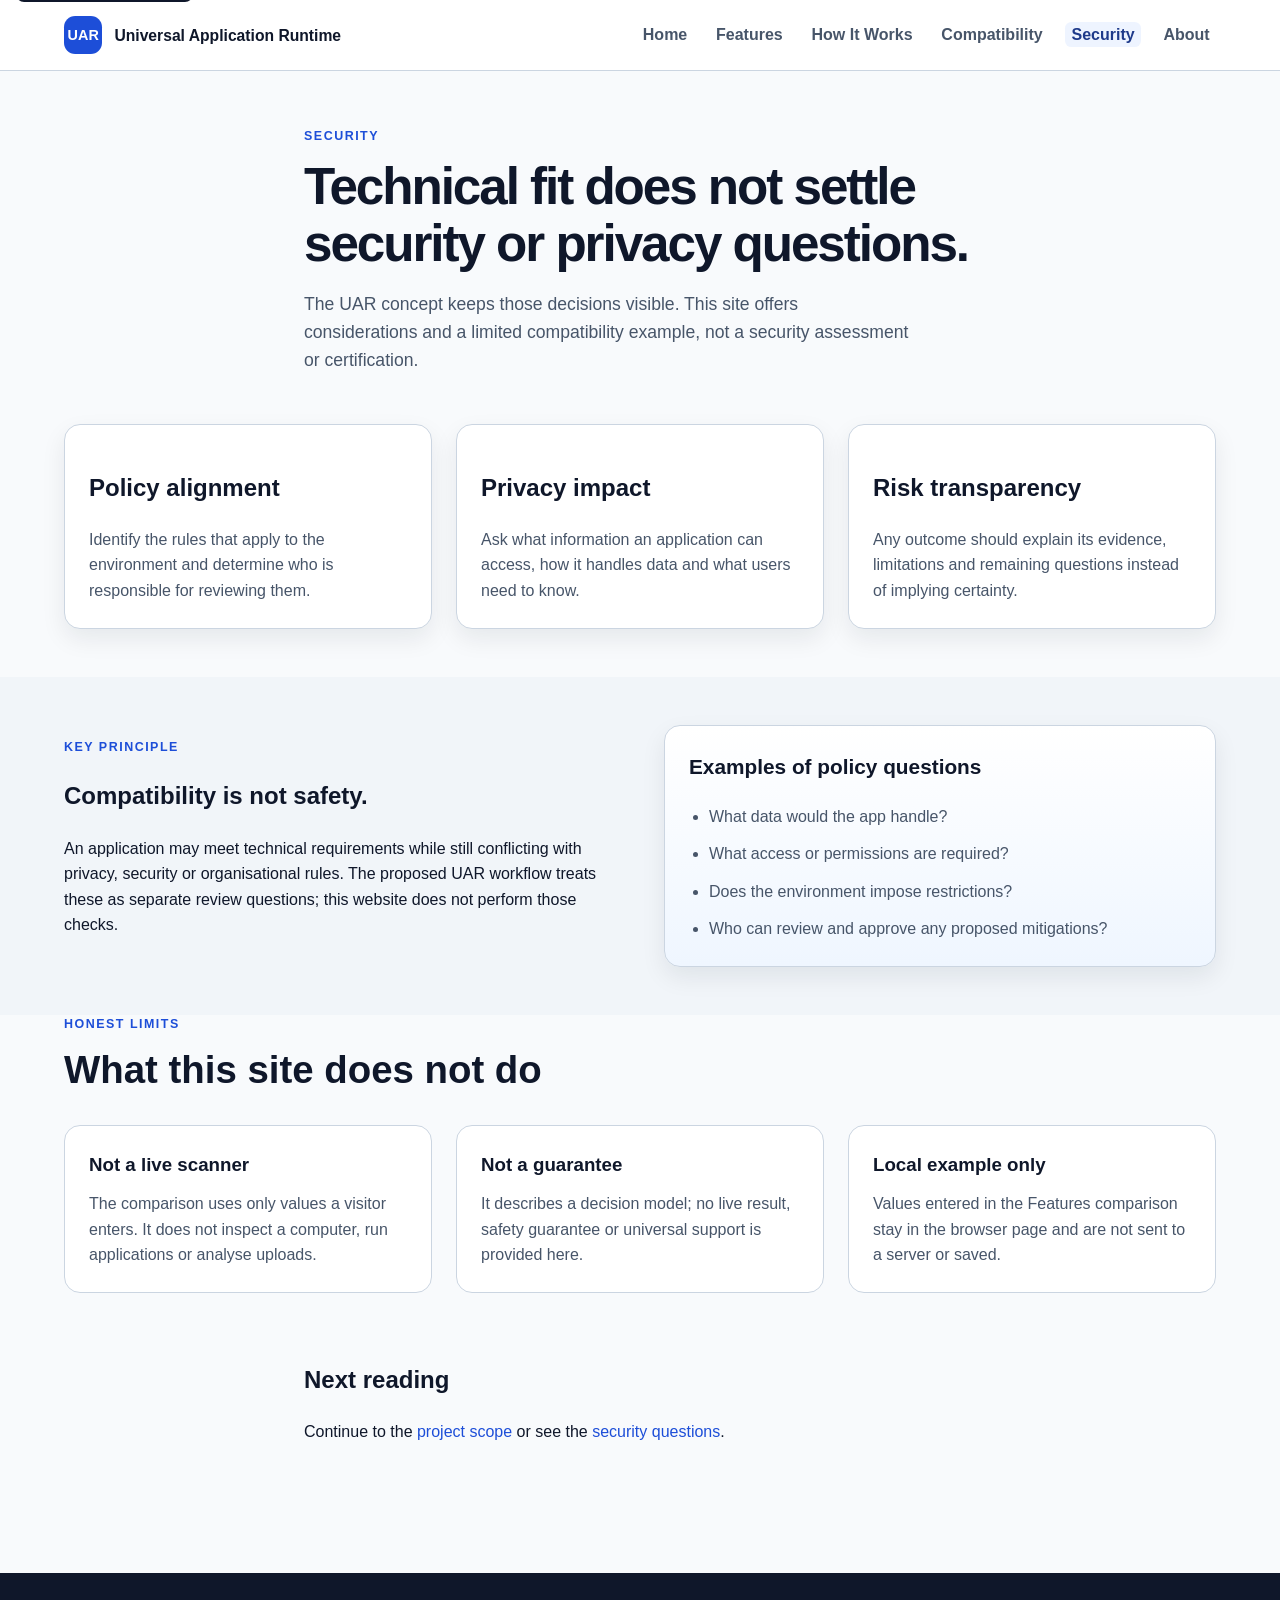
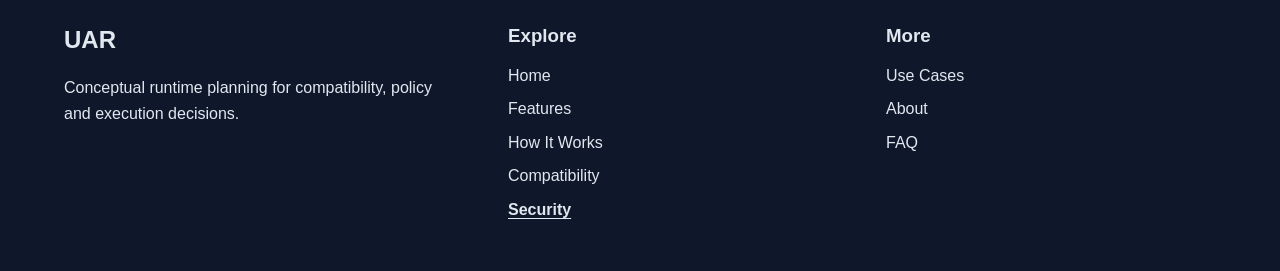
<file: security.html>
<!DOCTYPE html>
<html lang="en">
  <head>
    <meta charset="UTF-8">
    <meta name="viewport" content="width=device-width, initial-scale=1.0">
    <meta name="description" content="UAR treats security and privacy as policy decisions that must be clearly explained instead of assumed.">
    <title>Security | UAR</title>
    <link rel="stylesheet" href="assets/css/style.css">
  </head>
  <body>
    <a class="skip-link" href="#main-content">Skip to main content</a>

    <header class="site-header">
      <div class="container header-inner">
        <a class="brand" href="index.html" aria-label="UAR home page">
          <span class="brand-mark">UAR</span>
          <span class="brand-text">Universal Application Runtime</span>
        </a>

        <nav aria-label="Main navigation">
          <ul class="nav-list">
            <li><a href="index.html">Home</a></li>
            <li><a href="features.html">Features</a></li>
            <li><a href="how-it-works.html">How It Works</a></li>
            <li><a href="compatibility.html">Compatibility</a></li>
            <li><a href="security.html" aria-current="page">Security</a></li>
            <li><a href="about.html">About</a></li>
          </ul>
        </nav>
      </div>
    </header>

    <main id="main-content" class="page-shell" tabindex="-1">
      <section class="page-hero">
        <div class="container narrow">
          <p class="eyebrow">Security</p>
          <h1>Technical fit does not settle security or privacy questions.</h1>
          <p class="lead">The UAR concept keeps those decisions visible. This site offers considerations and a limited compatibility example, not a security assessment or certification.</p>
        </div>
      </section>

      <div class="section">
        <div class="container card-grid three-up">
          <article class="info-card">
            <h2>Policy alignment</h2>
            <p>Identify the rules that apply to the environment and determine who is responsible for reviewing them.</p>
          </article>
          <article class="info-card">
            <h2>Privacy impact</h2>
            <p>Ask what information an application can access, how it handles data and what users need to know.</p>
          </article>
          <article class="info-card">
            <h2>Risk transparency</h2>
            <p>Any outcome should explain its evidence, limitations and remaining questions instead of implying certainty.</p>
          </article>
        </div>
      </div>

      <section class="section section-muted">
        <div class="container two-column">
          <div>
            <p class="eyebrow">Key principle</p>
            <h2>Compatibility is not safety.</h2>
            <p>
              An application may meet technical requirements while still conflicting with privacy, security or organisational rules. The proposed UAR workflow treats these as separate review questions; this website does not perform those checks.
            </p>
          </div>
          <div class="note-panel">
            <h3>Examples of policy questions</h3>
            <ul class="check-list">
              <li>What data would the app handle?</li>
              <li>What access or permissions are required?</li>
              <li>Does the environment impose restrictions?</li>
              <li>Who can review and approve any proposed mitigations?</li>
            </ul>
          </div>
        </div>
      </section>

      <section class="section">
        <div class="container">
          <div class="section-heading narrow">
            <p class="eyebrow">Honest limits</p>
            <h2>What this site does not do</h2>
          </div>
          <div class="comparison-list">
            <div>
              <h3>Not a live scanner</h3>
              <p>The comparison uses only values a visitor enters. It does not inspect a computer, run applications or analyse uploads.</p>
            </div>
            <div>
              <h3>Not a guarantee</h3>
              <p>It describes a decision model; no live result, safety guarantee or universal support is provided here.</p>
            </div>
            <div>
              <h3>Local example only</h3>
              <p>Values entered in the Features comparison stay in the browser page and are not sent to a server or saved.</p>
            </div>
          </div>
        </div>
      </section>

      <section class="section">
        <div class="container narrow">
          <h2>Next reading</h2>
          <p>Continue to the <a href="about.html">project scope</a> or see the <a href="faq.html#security">security questions</a>.</p>
        </div>
      </section>
    </main>

    <footer class="site-footer">
      <div class="container footer-grid">
        <div>
          <p class="footer-brand">UAR</p>
          <p>Conceptual runtime planning for compatibility, policy and execution decisions.</p>
        </div>
        <div>
          <h3>Explore</h3>
          <ul>
            <li><a href="index.html">Home</a></li>
            <li><a href="features.html">Features</a></li>
            <li><a href="how-it-works.html">How It Works</a></li>
            <li><a href="compatibility.html">Compatibility</a></li>
            <li><a href="security.html" aria-current="page">Security</a></li>
          </ul>
        </div>
        <div>
          <h3>More</h3>
          <ul>
            <li><a href="use-cases.html">Use Cases</a></li>
            <li><a href="about.html">About</a></li>
            <li><a href="faq.html">FAQ</a></li>
          </ul>
        </div>
      </div>
    </footer>
  </body>
</html>
</file>
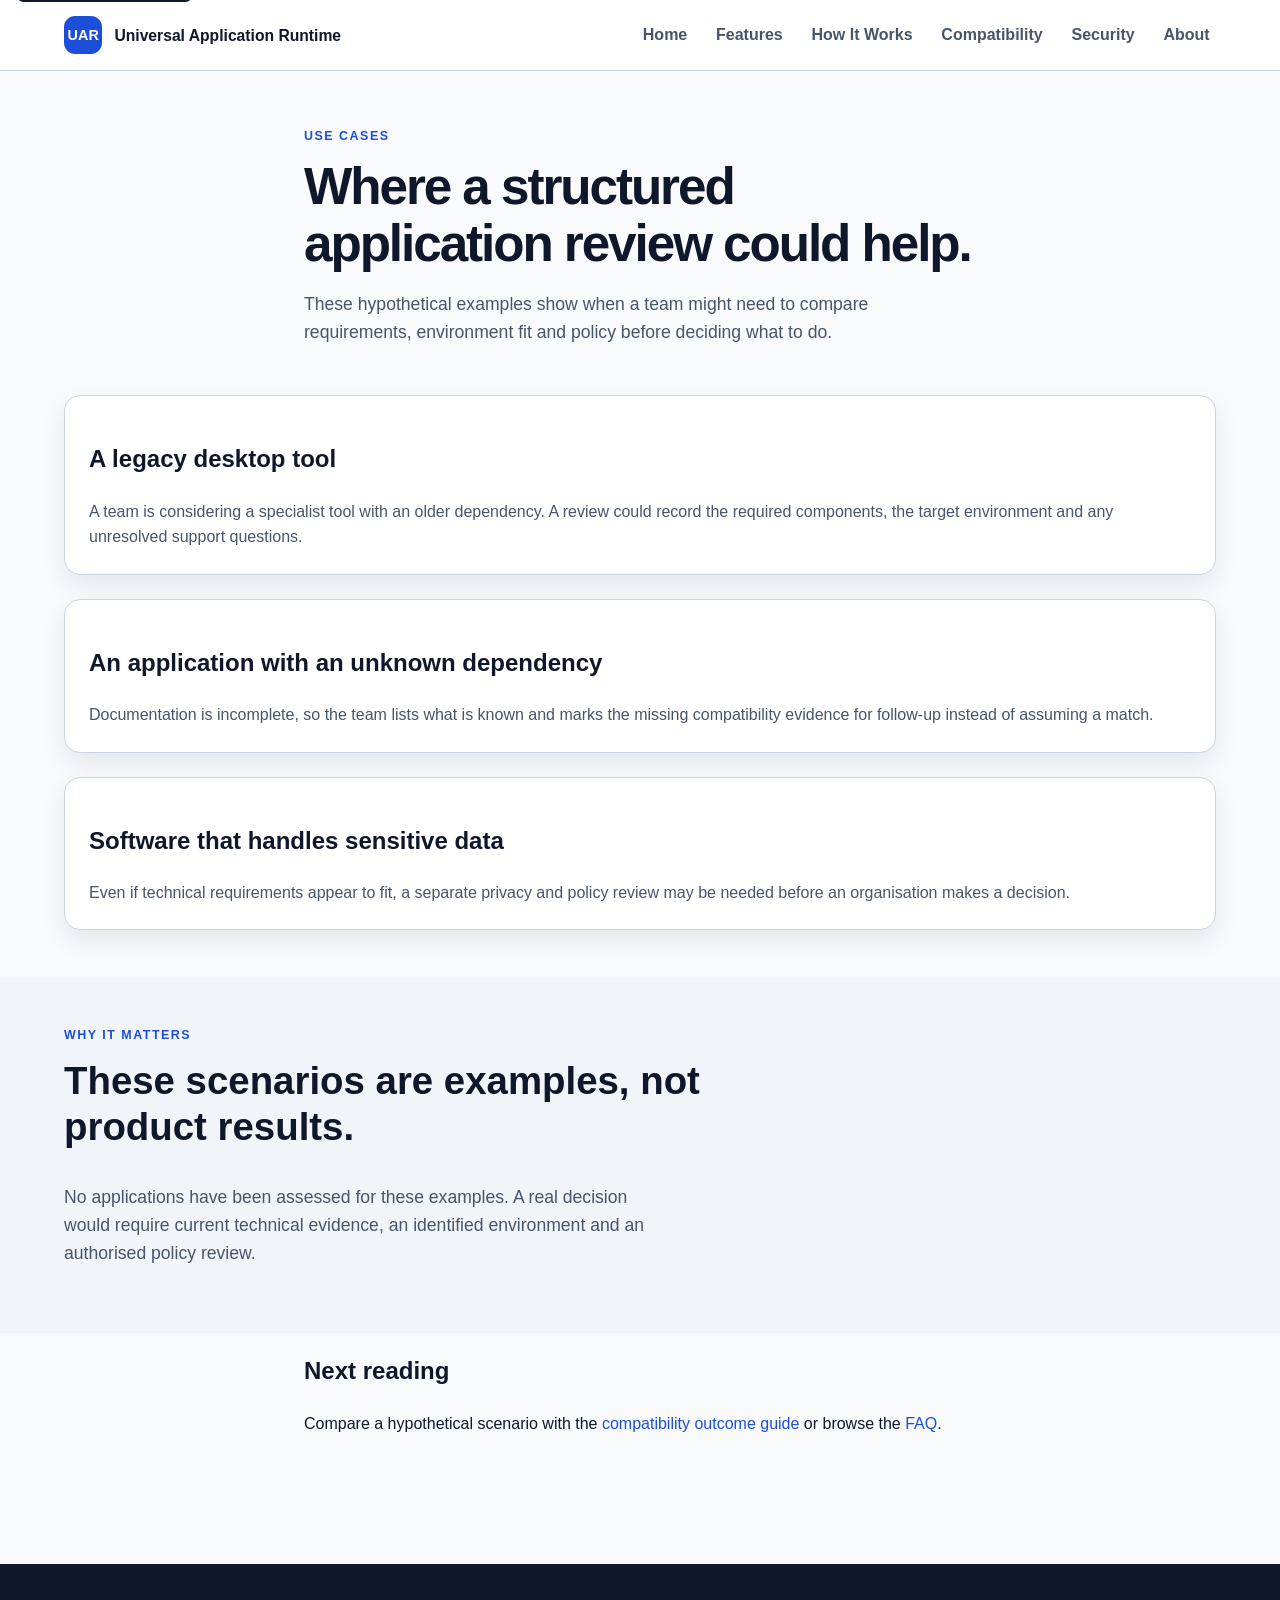
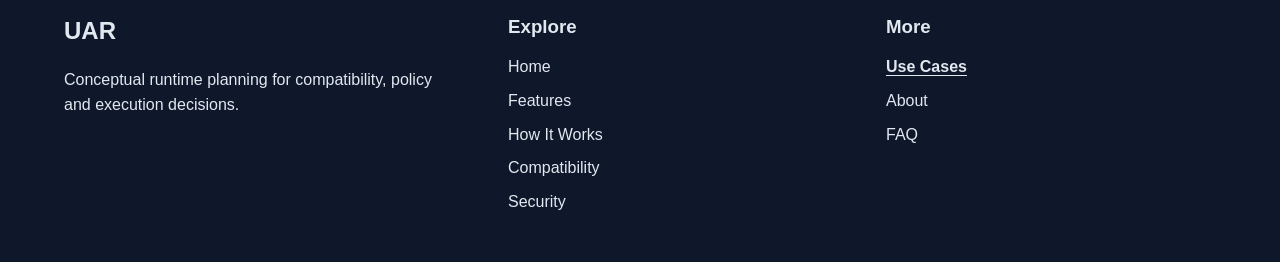
<file: use-cases.html>
<!DOCTYPE html>
<html lang="en">
  <head>
    <meta charset="UTF-8">
    <meta name="viewport" content="width=device-width, initial-scale=1.0">
    <meta name="description" content="Use cases for UAR include appraisal, compatibility review, policy checks and staged execution planning.">
    <title>Use Cases | UAR</title>
    <link rel="stylesheet" href="assets/css/style.css">
  </head>
  <body>
    <a class="skip-link" href="#main-content">Skip to main content</a>

    <header class="site-header">
      <div class="container header-inner">
        <a class="brand" href="index.html" aria-label="UAR home page">
          <span class="brand-mark">UAR</span>
          <span class="brand-text">Universal Application Runtime</span>
        </a>

        <nav aria-label="Main navigation">
          <ul class="nav-list">
            <li><a href="index.html">Home</a></li>
            <li><a href="features.html">Features</a></li>
            <li><a href="how-it-works.html">How It Works</a></li>
            <li><a href="compatibility.html">Compatibility</a></li>
            <li><a href="security.html">Security</a></li>
            <li><a href="about.html">About</a></li>
          </ul>
        </nav>
      </div>
    </header>

    <main id="main-content" class="page-shell" tabindex="-1">
      <section class="page-hero">
        <div class="container narrow">
          <p class="eyebrow">Use cases</p>
          <h1>Where a structured application review could help.</h1>
          <p class="lead">These hypothetical examples show when a team might need to compare requirements, environment fit and policy before deciding what to do.</p>
        </div>
      </section>

      <div class="section">
        <div class="container scenario-list">
          <article class="info-card">
            <h2>A legacy desktop tool</h2>
            <p>A team is considering a specialist tool with an older dependency. A review could record the required components, the target environment and any unresolved support questions.</p>
          </article>
          <article class="info-card">
            <h2>An application with an unknown dependency</h2>
            <p>Documentation is incomplete, so the team lists what is known and marks the missing compatibility evidence for follow-up instead of assuming a match.</p>
          </article>
          <article class="info-card">
            <h2>Software that handles sensitive data</h2>
            <p>Even if technical requirements appear to fit, a separate privacy and policy review may be needed before an organisation makes a decision.</p>
          </article>
        </div>
      </div>

      <section class="section section-muted">
        <div class="container">
          <div class="section-heading narrow">
            <p class="eyebrow">Why it matters</p>
            <h2>These scenarios are examples, not product results.</h2>
          </div>
          <p class="supporting-text">
            No applications have been assessed for these examples. A real decision would require current technical evidence, an identified environment and an authorised policy review.
          </p>
        </div>
      </section>

      <section class="section">
        <div class="container narrow">
          <h2>Next reading</h2>
          <p>Compare a hypothetical scenario with the <a href="compatibility.html">compatibility outcome guide</a> or browse the <a href="faq.html">FAQ</a>.</p>
        </div>
      </section>
    </main>

    <footer class="site-footer">
      <div class="container footer-grid">
        <div>
          <p class="footer-brand">UAR</p>
          <p>Conceptual runtime planning for compatibility, policy and execution decisions.</p>
        </div>
        <div>
          <h3>Explore</h3>
          <ul>
            <li><a href="index.html">Home</a></li>
            <li><a href="features.html">Features</a></li>
            <li><a href="how-it-works.html">How It Works</a></li>
            <li><a href="compatibility.html">Compatibility</a></li>
            <li><a href="security.html">Security</a></li>
          </ul>
        </div>
        <div>
          <h3>More</h3>
          <ul>
            <li><a href="use-cases.html" aria-current="page">Use Cases</a></li>
            <li><a href="about.html">About</a></li>
            <li><a href="faq.html">FAQ</a></li>
          </ul>
        </div>
      </div>
    </footer>
  </body>
</html>
</file>
<file: assets/css/style.css>
/* Colour, spacing and typography tokens shared across the eight pages. */
:root {
  --background: #f8fafc;
  --panel: #ffffff;
  --panel-alt: #eef4ff;
  --text: #0f172a;
  --text-soft: #475569;
  --border: #cbd5e1;
  --primary: #1d4ed8;
  --primary-dark: #1e3a8a;
  --success: #166534;
  --success-bg: #dcfce7;
  --warning: #854d0e;
  --warning-bg: #fef3c7;
  --blocker: #991b1b;
  --blocker-bg: #fee2e2;
  --shadow: rgba(15, 23, 42, 0.08);
  --max-width: 72rem;
  --space-3: 0.75rem;
  --space-4: 1rem;
  --space-8: 2rem;
  --space-12: 3rem;
  --space-16: 4rem;
  --radius: 1rem;
  --radius-sm: 0.5rem;
  --font-sans: "Segoe UI", Tahoma, Geneva, Verdana, sans-serif;
}

/* Base styles and keyboard focus. */
* {
  box-sizing: border-box;
}

html {
  scroll-behavior: smooth;
}

body {
  margin: 0;
  font-family: var(--font-sans);
  background: var(--background);
  color: var(--text);
  line-height: 1.6;
  /* Let long words wrap when enlarged text would otherwise force horizontal scrolling. */
  overflow-wrap: anywhere;
}

img {
  max-width: 100%;
  height: auto;
  display: block;
}

a {
  color: var(--primary);
  text-decoration: none;
}

a:hover,
a:focus-visible {
  text-decoration: underline;
}

a:focus-visible,
button:focus-visible,
input:focus-visible,
select:focus-visible,
summary:focus-visible {
  outline: 3px solid var(--primary);
  outline-offset: 3px;
}

button,
input,
textarea,
select {
  font: inherit;
}

.skip-link {
  position: absolute;
  left: 1rem;
  top: -3rem;
  background: var(--text);
  color: #fff;
  padding: 0.75rem 1rem;
  border-radius: var(--radius-sm);
  z-index: 20;
}

.skip-link:focus {
  top: 1rem;
}

.visually-hidden {
  position: absolute;
  width: 1px;
  height: 1px;
  padding: 0;
  margin: -1px;
  overflow: hidden;
  white-space: nowrap;
  border: 0;
}

.container {
  width: min(var(--max-width), calc(100% - 2rem));
  margin: 0 auto;
}

/* Shared header and primary navigation. */
.site-header {
  background: var(--panel);
  border-bottom: 1px solid var(--border);
}

.header-inner {
  display: flex;
  align-items: center;
  justify-content: space-between;
  gap: var(--space-4);
  flex-wrap: wrap;
  padding: 1rem 0;
}

.brand {
  display: inline-flex;
  align-items: center;
  gap: var(--space-3);
  font-weight: 700;
  color: var(--text);
  text-decoration: none;
}

.brand-mark {
  display: inline-flex;
  align-items: center;
  justify-content: center;
  width: 2.4rem;
  height: 2.4rem;
  border-radius: 0.7rem;
  background: var(--primary);
  color: #fff;
  font-size: 0.9rem;
}

.brand-text {
  font-size: 0.98rem;
}

.nav-list {
  display: flex;
  list-style: none;
  gap: 0.7rem 1rem;
  padding: 0;
  margin: 0;
  flex-wrap: wrap;
  justify-content: flex-end;
}

.nav-list a {
  color: var(--text-soft);
  font-weight: 600;
  padding: 0.25rem 0.4rem;
  border-radius: 0.4rem;
}

.nav-list a[aria-current="page"] {
  color: var(--primary-dark);
  background: var(--panel-alt);
}

main {
  padding-bottom: var(--space-16);
}

/* Home-page hero and its illustrative workflow diagram. */
.hero {
  padding: var(--space-16) 0 var(--space-12);
}

.hero-grid,
.two-column,
.footer-grid {
  display: grid;
  grid-template-columns: repeat(2, minmax(0, 1fr));
  gap: var(--space-12);
  align-items: center;
}

.footer-grid {
  grid-template-columns: 1.2fr 1fr 1fr;
}

.hero-copy h1,
.page-hero h1 {
  margin: 0 0 var(--space-4);
  font-size: clamp(2.2rem, 4vw, 4rem);
  line-height: 1.1;
  letter-spacing: -0.04em;
}

.eyebrow {
  margin: 0 0 0.75rem;
  font-size: 0.78rem;
  letter-spacing: 0.12em;
  text-transform: uppercase;
  color: var(--primary);
  font-weight: 700;
}

.lead,
.supporting-text {
  font-size: 1.1rem;
  color: var(--text-soft);
  max-width: 38rem;
}

.hero-actions {
  display: flex;
  flex-wrap: wrap;
  gap: 1rem;
  margin: 2rem 0 1.5rem;
}

.button {
  display: inline-flex;
  align-items: center;
  justify-content: center;
  padding: 0.8rem 1.2rem;
  border-radius: 999px;
  font-weight: 700;
  border: 1px solid transparent;
  transition: background-color 0.2s ease, border-color 0.2s ease, color 0.2s ease;
}

.button:hover,
.button:focus-visible {
  text-decoration: none;
}

.button-primary {
  background: var(--primary);
  color: #fff;
}

.button-primary:hover,
.button-primary:focus-visible {
  background: var(--primary-dark);
}

.button-secondary {
  background: transparent;
  border-color: var(--border);
  color: var(--text);
}

.button-secondary:hover,
.button-secondary:focus-visible {
  border-color: var(--primary);
  color: var(--primary);
}

.mini-points {
  list-style: disc;
  padding: 0 0 0 1.25rem;
  margin: 0;
  display: grid;
  gap: 0.7rem;
  color: var(--text-soft);
}

.hero-visual {
  display: flex;
  justify-content: center;
  margin: 0;
}

.diagram-window {
  width: min(100%, 42rem);
  background: var(--panel);
  border: 1px solid var(--border);
  border-radius: 1.2rem;
  box-shadow: 0 18px 36px var(--shadow);
  overflow: hidden;
}

.diagram-header {
  display: flex;
  gap: 0.5rem;
  padding: 0.9rem 1rem;
  background: #f1f5f9;
  border-bottom: 1px solid var(--border);
}

.diagram-header span {
  width: 0.75rem;
  height: 0.75rem;
  border-radius: 50%;
  display: inline-block;
  background: #cbd5e1;
}

.diagram-header span:nth-child(1) {
  background: #fca5a5;
}

.diagram-header span:nth-child(2) {
  background: #fcd34d;
}

.diagram-header span:nth-child(3) {
  background: #86efac;
}

.diagram-body {
  display: grid;
  grid-template-columns:
    minmax(0, 1.2fr) auto
    minmax(0, 1.2fr) auto
    minmax(0, 1.2fr) auto
    minmax(0, 1.6fr);
  gap: 0.6rem;
  padding: 1.2rem;
  align-items: center;
}

.diagram-block {
  background: var(--panel-alt);
  border: 1px solid var(--border);
  border-radius: 0.8rem;
  padding: 0.65rem 0.25rem;
  color: var(--text);
  text-align: center;
  font-size: 0.7rem;
  font-weight: 700;
}

.diagram-block.accent {
  background: #dbeafe;
}

.diagram-block.success {
  background: var(--success-bg);
  color: var(--success);
}

.diagram-arrow {
  text-align: center;
  font-size: 1.25rem;
  color: var(--primary);
  font-weight: 700;
}

/* Keep the labels readable by stacking the flow before its columns get cramped. */
@media (max-width: 1180px) {
  .diagram-body {
    grid-template-columns: 1fr;
  }

  .diagram-arrow {
    transform: rotate(90deg);
  }
}

/* Shared section spacing and content layouts. */
.section {
  padding: 0 0 var(--space-12);
}

.section-muted {
  background: #f1f5f9;
  padding-top: var(--space-12);
}

.section-heading {
  margin-bottom: var(--space-8);
}

.section-heading h2 {
  margin: 0;
  font-size: clamp(1.8rem, 3vw, 2.8rem);
  line-height: 1.2;
}

.narrow {
  max-width: 42rem;
}

.card-grid,
.feature-layout,
.comparison-list {
  display: grid;
  gap: 1.5rem;
}

.three-up {
  grid-template-columns: repeat(3, minmax(0, 1fr));
}

.feature-layout {
  grid-template-columns: repeat(2, minmax(0, 1fr));
}

.info-card,
.feature-card,
.status-card,
.note-panel {
  background: var(--panel);
  border: 1px solid var(--border);
  border-radius: var(--radius);
  box-shadow: 0 10px 25px var(--shadow);
}

.starting-point {
  height: 100%;
}

.starting-point h3 {
  margin-top: 0;
}

.starting-point a {
  text-decoration: underline;
  text-decoration-thickness: 0.08em;
  text-underline-offset: 0.18em;
}

.info-card,
.feature-card,
.status-card {
  padding: 1.5rem;
}

.info-card h3,
.feature-card h2,
.status-card h2 {
  margin-top: 0;
  margin-bottom: 0.7rem;
  font-size: 1.35rem;
}

.status-card.pass {
  border-color: rgba(34, 197, 94, 0.35);
  background: linear-gradient(180deg, #f0fdf4 0%, #ffffff 100%);
}

.status-card.warning {
  border-color: rgba(245, 158, 11, 0.45);
  background: linear-gradient(180deg, #fffbeb 0%, #ffffff 100%);
}

.status-card.blocker {
  border-color: rgba(239, 68, 68, 0.4);
  background: linear-gradient(180deg, #fef2f2 0%, #ffffff 100%);
}

.note-panel {
  padding: 1.5rem;
  background: linear-gradient(180deg, #ffffff 0%, #eff6ff 100%);
}

.note-panel h3 {
  margin-top: 0;
  font-size: 1.3rem;
}

.check-list {
  list-style: disc;
  padding: 0 0 0 1.25rem;
  margin: 1rem 0 0;
  display: grid;
  gap: 0.75rem;
  color: var(--text-soft);
}

/* Ordered workflow steps. */
.timeline {
  display: grid;
  gap: 1.25rem;
  list-style: none;
  margin: 0;
  padding: 0;
}

.timeline-step {
  display: grid;
  grid-template-columns: 4rem minmax(0, 1fr);
  gap: 1rem;
  background: var(--panel);
  border: 1px solid var(--border);
  border-radius: var(--radius);
  padding: 1.25rem;
  box-shadow: 0 8px 18px var(--shadow);
}

.step-number {
  display: inline-flex;
  align-items: center;
  justify-content: center;
  width: 2.8rem;
  height: 2.8rem;
  border-radius: 50%;
  background: var(--primary);
  color: white;
  font-weight: 700;
}

.timeline-step h2,
.timeline-step h3 {
  margin: 0 0 0.35rem;
  font-size: 1.2rem;
}

.timeline-step p,
.timeline-step li,
.comparison-list p,
.info-card p,
.feature-card p,
.status-card p,
.note-panel p,
.quote-box p,
.faq-list p,
.glossary dd {
  margin: 0;
  color: var(--text-soft);
}

.comparison-list {
  grid-template-columns: repeat(3, minmax(0, 1fr));
}

.comparison-list > div {
  background: var(--panel);
  border: 1px solid var(--border);
  border-radius: var(--radius);
  padding: 1.5rem;
}

.comparison-list h3 {
  margin-top: 0;
  margin-bottom: 0.7rem;
}

.link-list {
  display: grid;
  gap: 0.75rem;
}

.link-list a {
  display: block;
  background: var(--panel);
  border: 1px solid var(--border);
  padding: 1rem 1.25rem;
  border-radius: var(--radius-sm);
  font-weight: 600;
}

/* Static worked example on the Features page. */
.example-layout {
  display: grid;
  grid-template-columns: repeat(2, minmax(0, 1fr));
  gap: 1.5rem;
}

.example-data {
  display: grid;
  grid-template-columns: minmax(0, 1fr) auto;
  gap: 0.65rem 1rem;
  margin: 1rem 0 0;
}

.example-data dt {
  font-weight: 700;
}

.example-data dd {
  margin: 0;
  color: var(--text-soft);
  text-align: right;
}

.example-subheading {
  margin: 2rem 0 1rem;
}

.decision-list {
  display: grid;
  grid-template-columns: repeat(3, minmax(0, 1fr));
  gap: 0.75rem;
  margin: 0;
  padding: 0;
}

/* Keep the user-entered comparison readable and operable at every width. */
.comparison-disclaimer,
.comparison-footnote {
  margin: 0 0 1.5rem;
  padding: 1rem 1.25rem;
  border-left: 4px solid var(--primary);
  background: var(--panel);
  color: var(--text-soft);
}

.comparison-form {
  display: grid;
  gap: 1.25rem;
}

.comparison-form[hidden],
.comparison-results[hidden],
#comparison-unavailable[hidden] {
  display: none;
}

.comparison-group {
  min-width: 0;
  margin: 0;
  padding: 1.25rem;
  border: 1px solid var(--border);
  border-radius: var(--radius);
  background: var(--panel);
}

.comparison-group legend {
  padding: 0 0.5rem;
  font-size: 1.15rem;
  font-weight: 700;
}

.comparison-group > .field-help {
  margin: 0 0 1rem;
}

.comparison-fields {
  display: grid;
  grid-template-columns: repeat(3, minmax(0, 1fr));
  gap: 1rem;
}

.form-field {
  display: grid;
  align-content: start;
  gap: 0.4rem;
}

.form-field label {
  font-weight: 700;
}

.form-field input,
.form-field select {
  width: 100%;
  min-height: 2.8rem;
  padding: 0.55rem 0.7rem;
  border: 1px solid #64748b;
  border-radius: var(--radius-sm);
  background: var(--panel);
  color: var(--text);
}

.field-help {
  margin: 0;
  color: var(--text-soft);
  font-size: 0.9rem;
}

.comparison-actions {
  display: flex;
  flex-wrap: wrap;
  gap: 0.75rem;
}

button.button {
  cursor: pointer;
}

.comparison-results {
  margin-top: 2rem;
}

.comparison-results > h3 {
  margin-top: 0;
}

.overall-result {
  margin: 0 0 1rem;
  padding: 1rem 1.25rem;
  border: 1px solid var(--border);
  border-left-width: 5px;
  border-radius: var(--radius-sm);
  background: var(--panel);
  font-weight: 700;
}

.overall-result.decision-pass {
  border-left-color: var(--success);
  background: var(--success-bg);
  color: var(--success);
}

.overall-result.decision-warning {
  border-left-color: var(--warning);
  background: var(--warning-bg);
  color: var(--warning);
}

.overall-result.decision-blocker {
  border-left-color: var(--blocker);
  background: var(--blocker-bg);
  color: var(--blocker);
}

.comparison-results .decision-list {
  list-style: none;
}

.comparison-footnote {
  margin: 1rem 0 0;
}

.decision-card {
  min-width: 0;
  padding: 1rem;
  border: 1px solid var(--border);
  border-left-width: 5px;
  border-radius: var(--radius-sm);
  background: var(--panel);
}

.decision-card h4 {
  margin: 0 0 0.25rem;
}

.decision-card p {
  margin: 0.35rem 0 0;
}

.decision-status {
  font-weight: 700;
}

.decision-pass {
  border-left-color: var(--success);
  background: var(--success-bg);
}

.decision-pass .decision-status {
  color: var(--success);
}

.decision-blocker {
  border-left-color: var(--blocker);
  background: var(--blocker-bg);
}

.decision-blocker .decision-status {
  color: var(--blocker);
}

.decision-warning {
  border-left-color: var(--warning);
  background: var(--warning-bg);
}

.decision-warning .decision-status {
  color: var(--warning);
}

.example-outcome {
  margin: 1.25rem 0 0;
  padding: 1rem;
  border-left: 4px solid var(--primary);
  background: var(--panel);
  color: var(--text-soft);
}

.page-shell {
  padding-top: 3.5rem;
}

.page-hero {
  padding-bottom: 2rem;
}

.scenario-list {
  display: grid;
  gap: 1.5rem;
}

/* Native FAQ disclosures retain the browser's open/closed indicator. */
.faq-sections {
  display: grid;
  gap: var(--space-8);
}

.faq-group h2 {
  margin-top: 0;
}

.faq-list {
  display: grid;
  gap: 1rem;
}

.faq-list details {
  background: var(--panel);
  border: 1px solid var(--border);
  border-radius: var(--radius);
  padding: 0.85rem 1rem;
}

.faq-list summary {
  cursor: pointer;
  font-weight: 700;
}

.faq-list details p {
  margin-top: 0.8rem;
  color: var(--text-soft);
}

.glossary {
  display: grid;
  gap: 1rem;
}

.glossary > div {
  background: var(--panel);
  border: 1px solid var(--border);
  border-radius: var(--radius);
  padding: 1rem 1.25rem;
}

.glossary dt {
  font-weight: 700;
  margin-bottom: 0.35rem;
}

/* Shared footer navigation. */
.site-footer {
  background: var(--text);
  color: #e2e8f0;
  padding: 3rem 0;
}

.site-footer a {
  color: #e2e8f0;
}

.site-footer a[aria-current="page"] {
  font-weight: 700;
  text-decoration: underline;
  text-underline-offset: 0.2em;
}

.site-footer a:focus-visible {
  outline-color: #bfdbfe;
}

.footer-grid {
  align-items: start;
}

.footer-brand {
  margin: 0 0 0.5rem;
  font-weight: 800;
  font-size: 1.5rem;
}

.site-footer h2,
.site-footer h3 {
  margin-top: 0;
  margin-bottom: 0.75rem;
}

.site-footer ul {
  list-style: none;
  padding: 0;
  margin: 0;
  display: grid;
  gap: 0.5rem;
}

/* At this content-driven width, shared two-column layouts and the header stack. */
@media (max-width: 840px) {
  .hero-grid,
  .two-column,
  .footer-grid,
  .three-up,
  .comparison-list,
  .feature-layout,
  .example-layout,
  .decision-list,
  .comparison-fields {
    grid-template-columns: 1fr;
  }

  .header-inner {
    justify-content: center;
  }

  .brand,
  .nav-list {
    justify-content: center;
  }

  .nav-list {
    width: 100%;
  }

}

/* Narrow screens keep navigation visible and give hero actions full-width targets. */
@media (max-width: 520px) {
  .hero {
    padding-top: 3rem;
  }

  .brand-text {
    font-size: 0.88rem;
  }

  .container {
    width: min(var(--max-width), calc(100% - 1.25rem));
  }

  .button {
    width: 100%;
  }

  .example-data {
    grid-template-columns: 1fr;
    gap: 0.2rem;
  }

  .example-data dd {
    text-align: left;
    margin-bottom: 0.65rem;
  }
}

/* Respect visitors who have requested reduced motion. */
@media (prefers-reduced-motion: reduce) {
  html {
    scroll-behavior: auto;
  }

  *, *::before, *::after {
    animation-duration: 0.01ms !important;
    animation-iteration-count: 1 !important;
    transition-duration: 0.01ms !important;
  }
}
</file>
